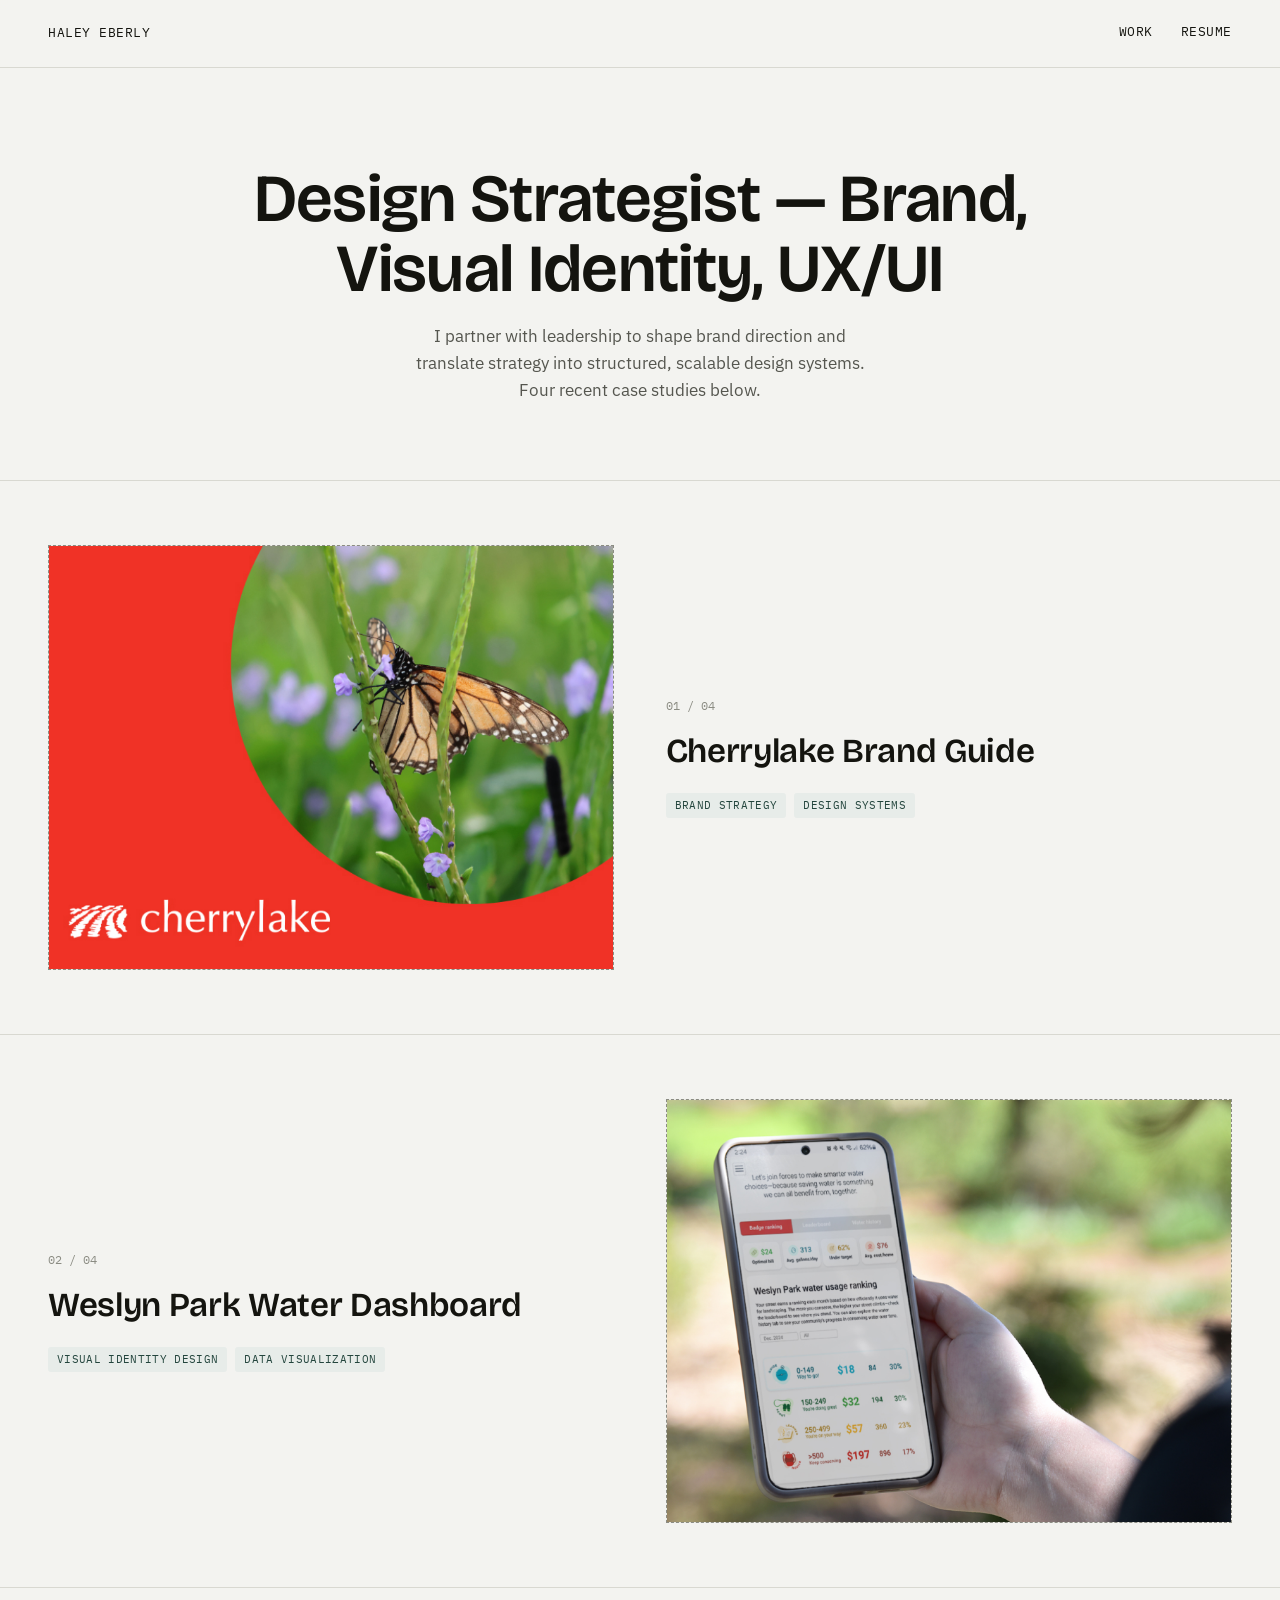
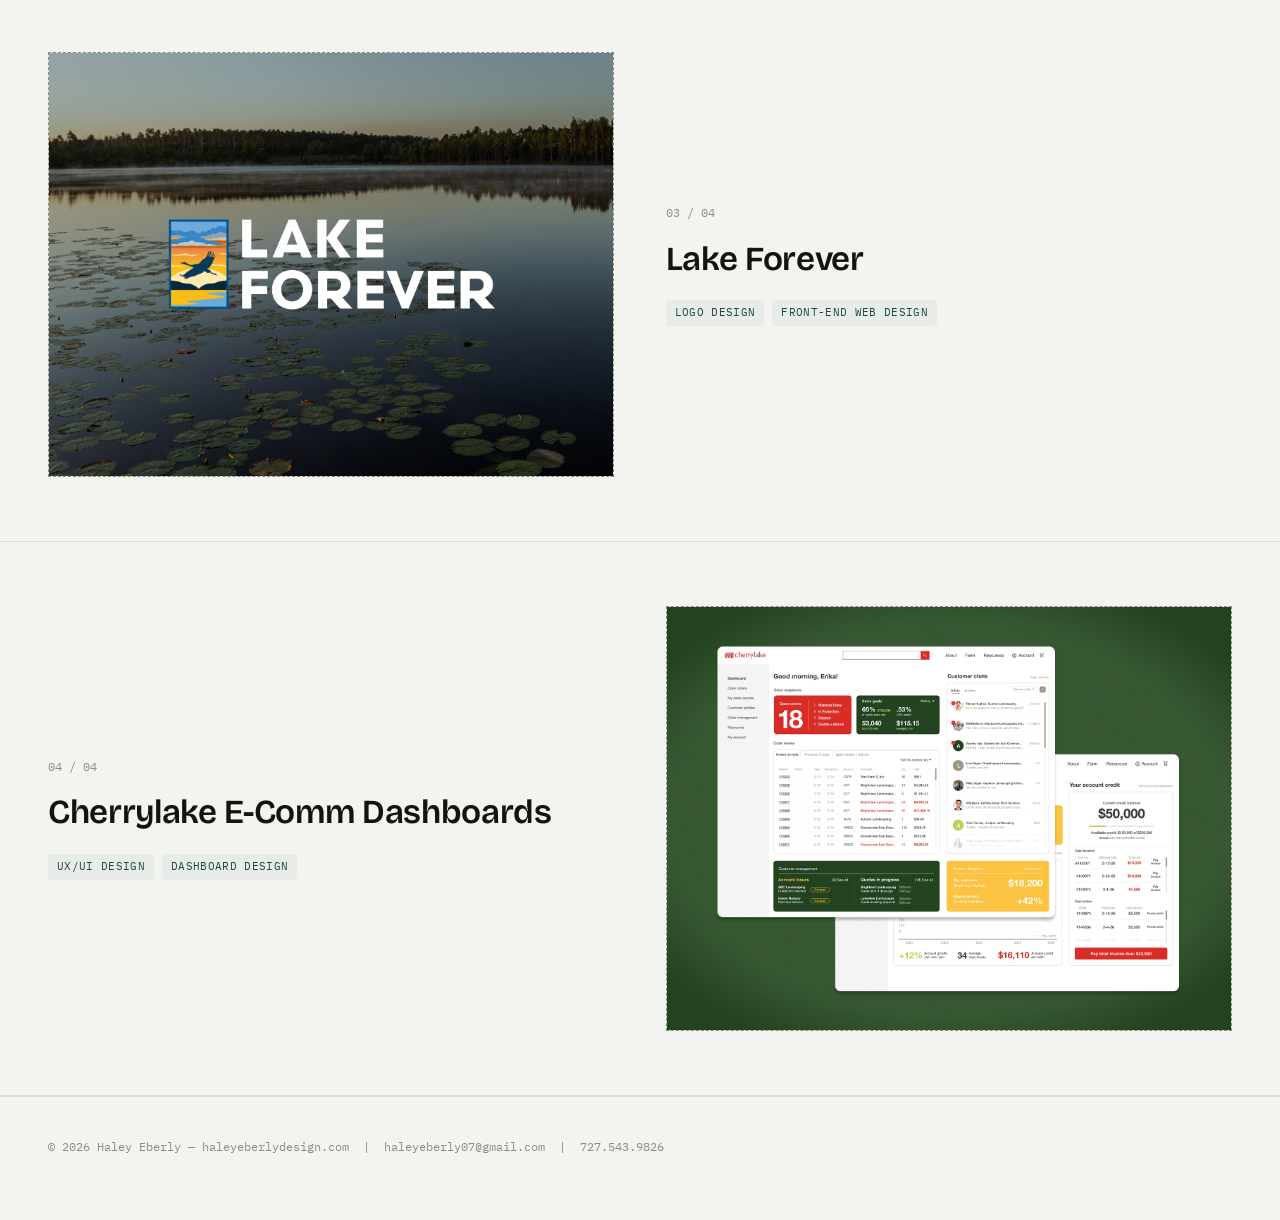
<file: index.html>
<!DOCTYPE html>
<html lang="en">
<head>
<meta charset="UTF-8">
<meta name="viewport" content="width=device-width, initial-scale=1.0">
<title>Haley Eberly — Portfolio</title>
<link rel="preconnect" href="https://fonts.googleapis.com">
<link rel="preconnect" href="https://fonts.gstatic.com" crossorigin>
<link href="https://fonts.googleapis.com/css2?family=Bricolage+Grotesque:opsz,wght@12..96,500;12..96,600;12..96,700&family=IBM+Plex+Sans:wght@400;500&family=IBM+Plex+Mono:wght@400;500&display=swap" rel="stylesheet">
<link rel="stylesheet" href="style.css">
</head>
<body>

<nav class="site-nav">
  <a href="index.html" class="site-nav__name">Haley Eberly</a>
  <div class="site-nav__links">
    <a href="index.html">Work</a>
    <a href="resume.pdf" target="_blank" rel="noopener">Resume</a>
  </div>
</nav>

<header class="hero">
  <h1>Design Strategist — Brand, Visual Identity, UX/UI</h1>
  <p>I partner with leadership to shape brand direction and translate strategy into structured, scalable design systems. Four recent case studies below.</p>
</header>

<main class="work-list">

  <a class="work-item" href="case-study-1.html">
    <div class="work-item__media">
      <img src="images/cherrylake-brand-guide-cover.jpg" alt="Cherrylake Brand Guide cover" loading="lazy">
    </div>
    <div class="work-item__body">
      <span class="work-item__index">01 / 04</span>
      <h2 class="work-item__title">Cherrylake Brand Guide</h2>
      <div class="work-item__tags">
        <span class="tag">Brand Strategy</span>
        <span class="tag">Design Systems</span>
      </div>
    </div>
  </a>

  <a class="work-item" href="case-study-2.html">
    <div class="work-item__media">
      <img src="images/weslyn-park-water-dashboard-cover.jpg" alt="Weslyn Park Water Dashboard cover" loading="lazy">
    </div>
    <div class="work-item__body">
      <span class="work-item__index">02 / 04</span>
      <h2 class="work-item__title">Weslyn Park Water Dashboard</h2>
      <div class="work-item__tags">
        <span class="tag">Visual Identity Design</span>
        <span class="tag">Data Visualization</span>
      </div>
    </div>
  </a>

  <a class="work-item" href="case-study-3.html">
    <div class="work-item__media">
      <img src="images/lake-forever-cover.jpg" alt="Lake Forever cover" loading="lazy">
    </div>
    <div class="work-item__body">
      <span class="work-item__index">03 / 04</span>
      <h2 class="work-item__title">Lake Forever</h2>
      <div class="work-item__tags">
        <span class="tag">Logo Design</span>
        <span class="tag">Front-End Web Design</span>
      </div>
    </div>
  </a>

  <a class="work-item" href="case-study-4.html">
    <div class="work-item__media">
      <img src="images/cherrylake-ecomm-dashboards-cover.jpg" alt="Cherrylake E-Comm Dashboards cover" loading="lazy">
    </div>
    <div class="work-item__body">
      <span class="work-item__index">04 / 04</span>
      <h2 class="work-item__title">Cherrylake E-Comm Dashboards</h2>
      <div class="work-item__tags">
        <span class="tag">UX/UI Design</span>
        <span class="tag">Dashboard Design</span>
      </div>
    </div>
  </a>

</main>

<footer class="site-footer">
  © <span id="year"></span> Haley Eberly — haleyeberlydesign.com &nbsp;|&nbsp; haleyeberly07@gmail.com &nbsp;|&nbsp; 727.543.9826
</footer>

<script>
  document.getElementById('year').textContent = new Date().getFullYear();
</script>

</body>
</html>
</file>
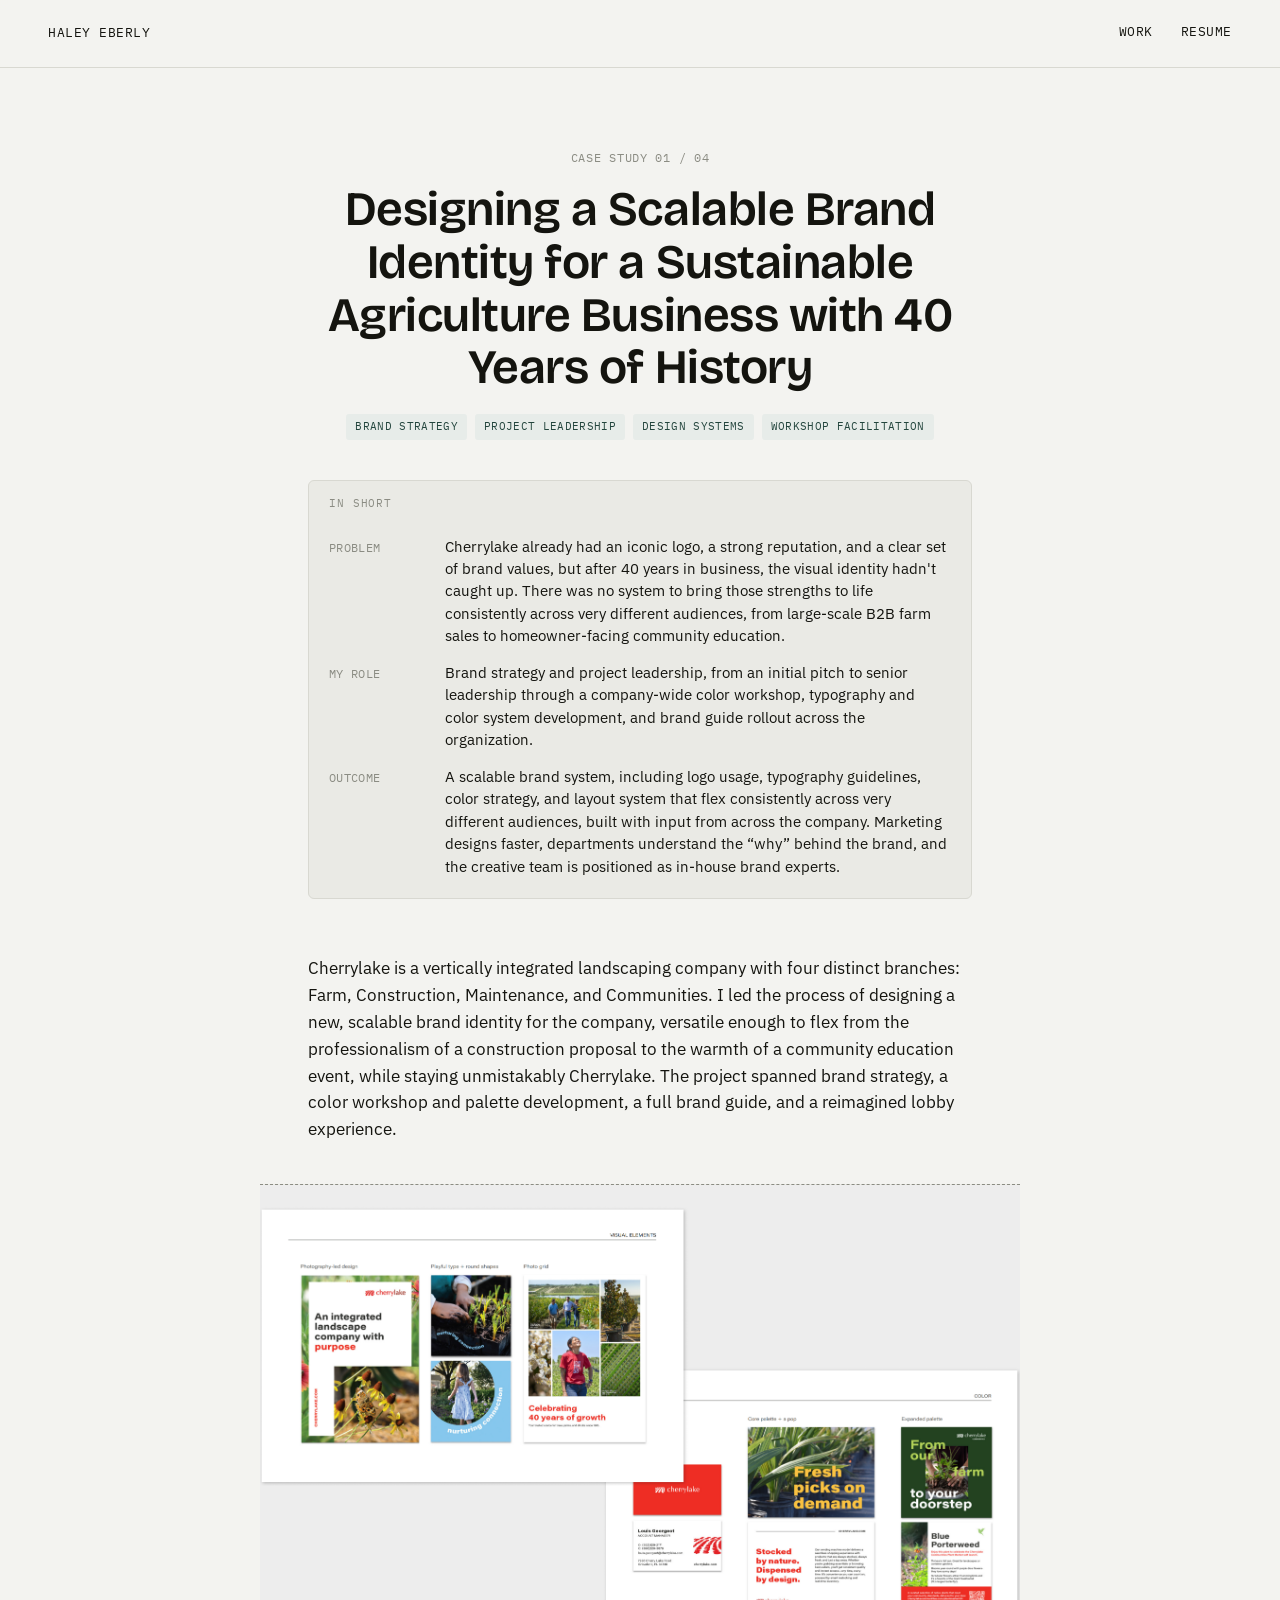
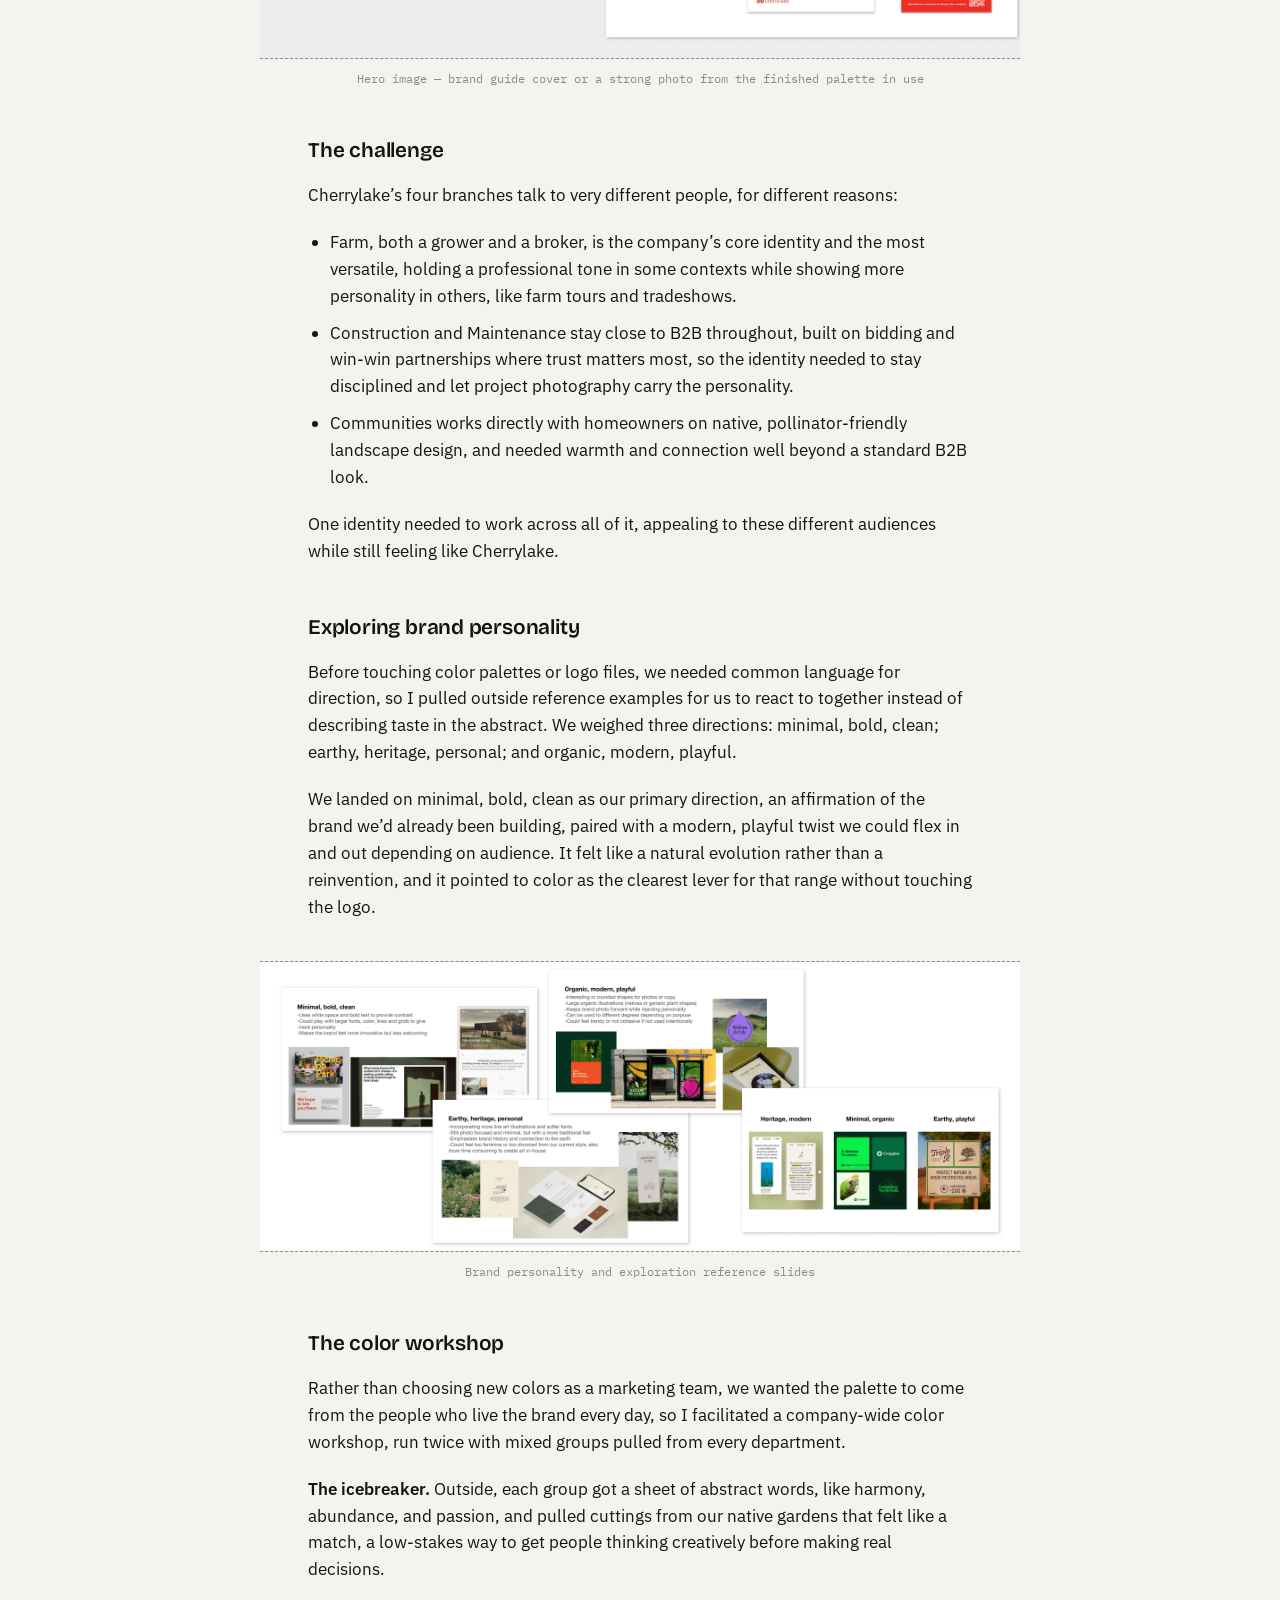
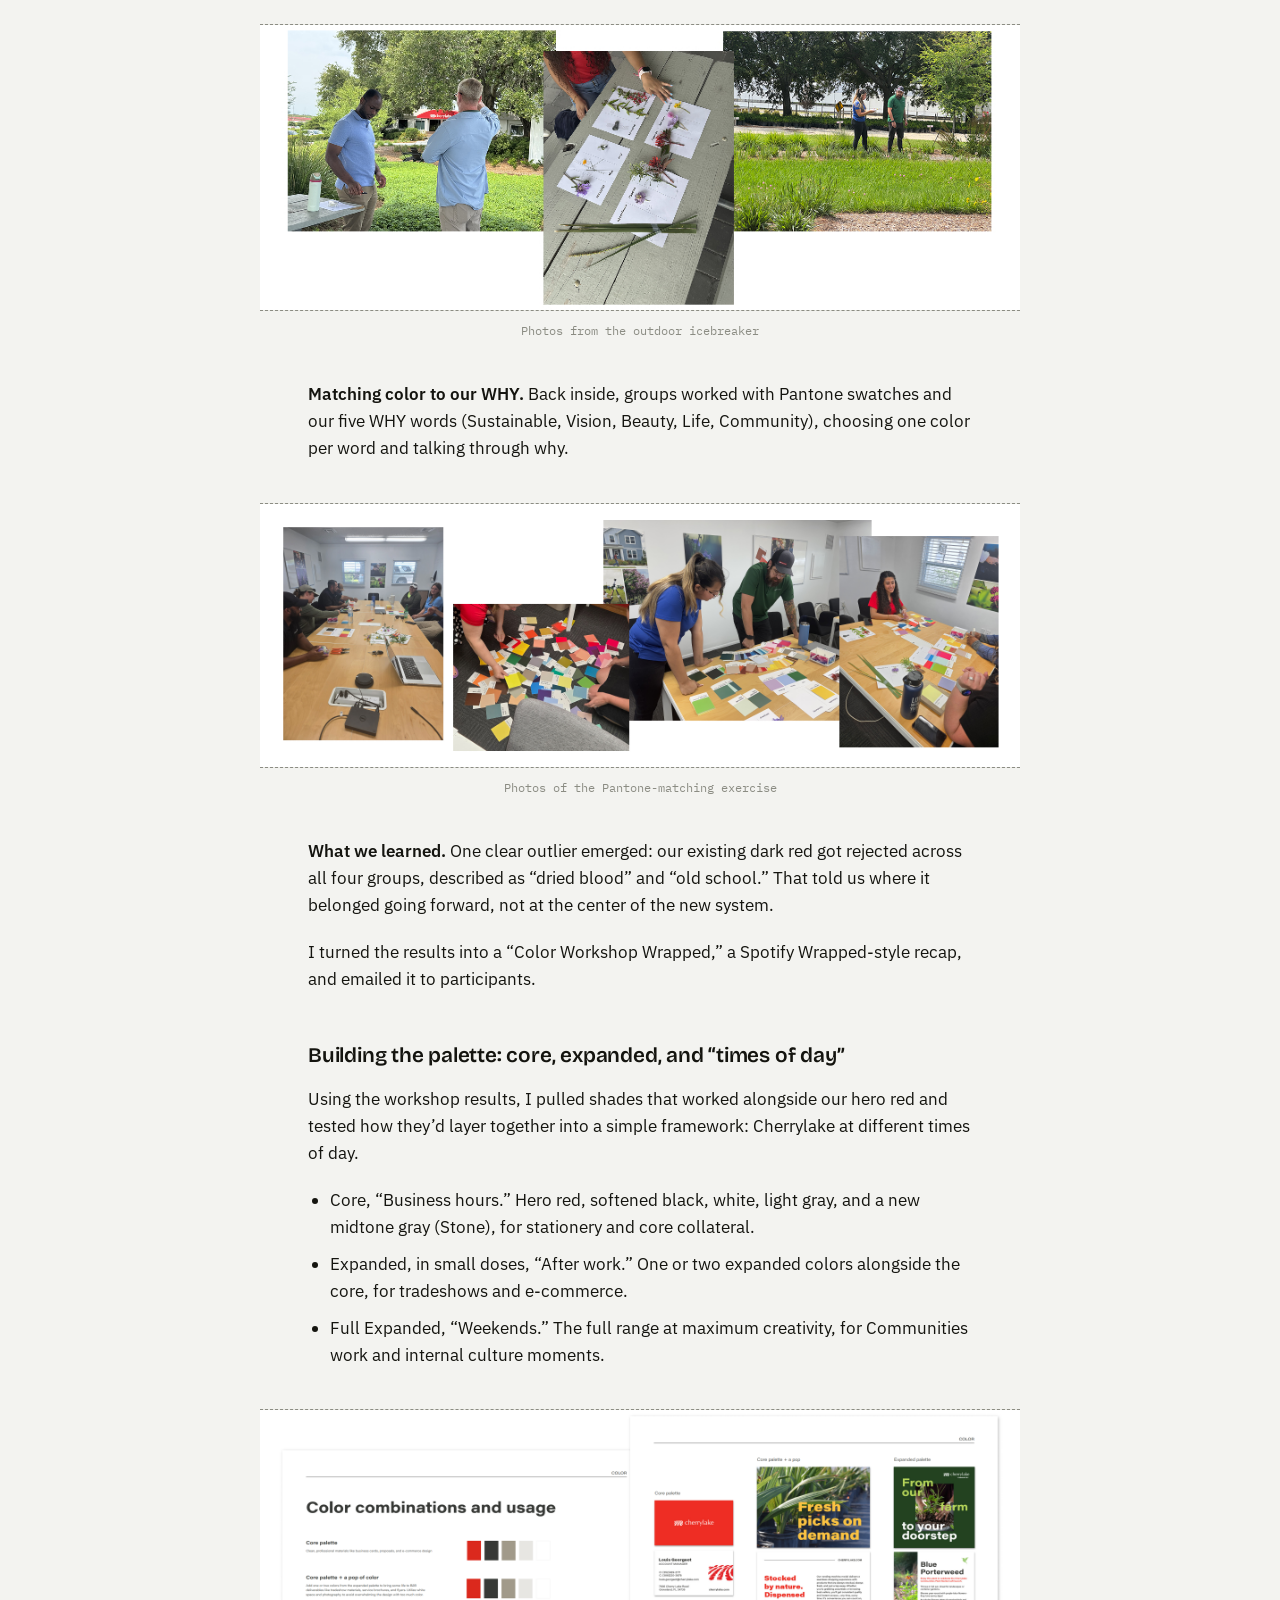
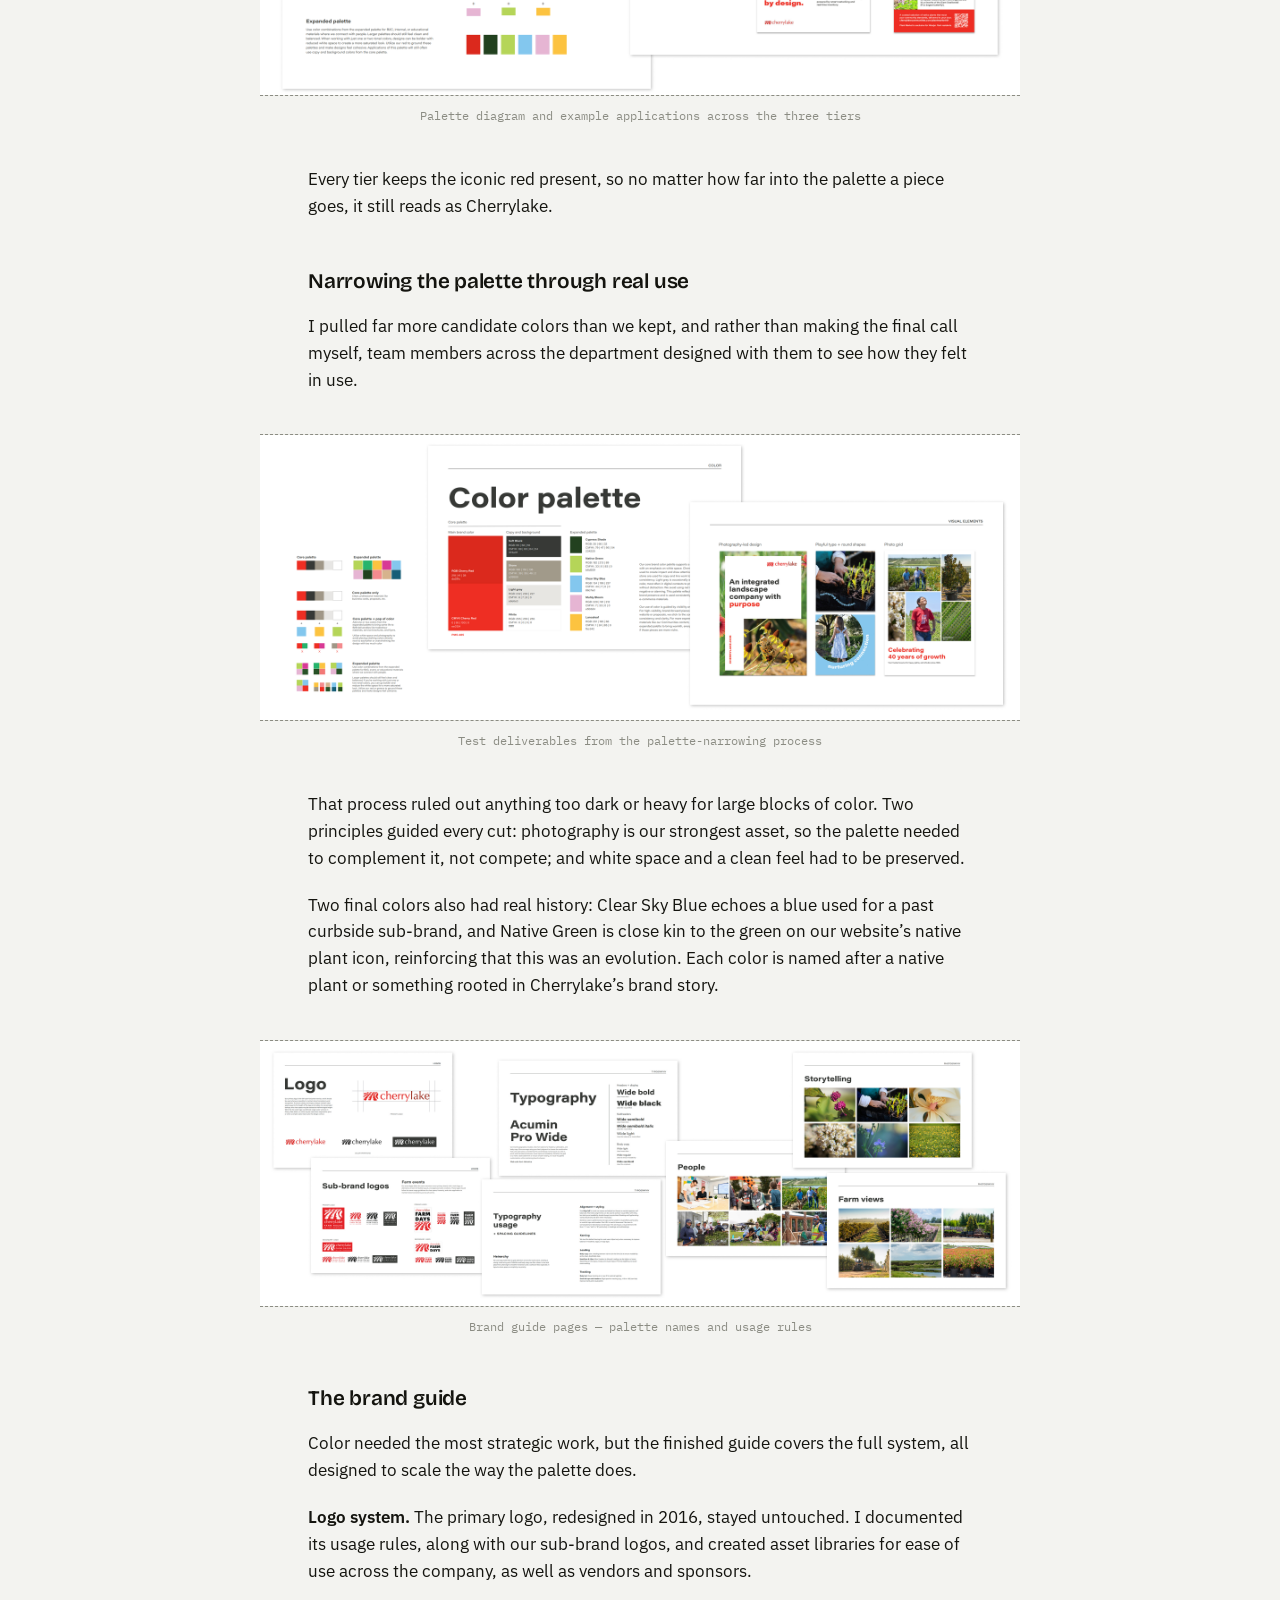
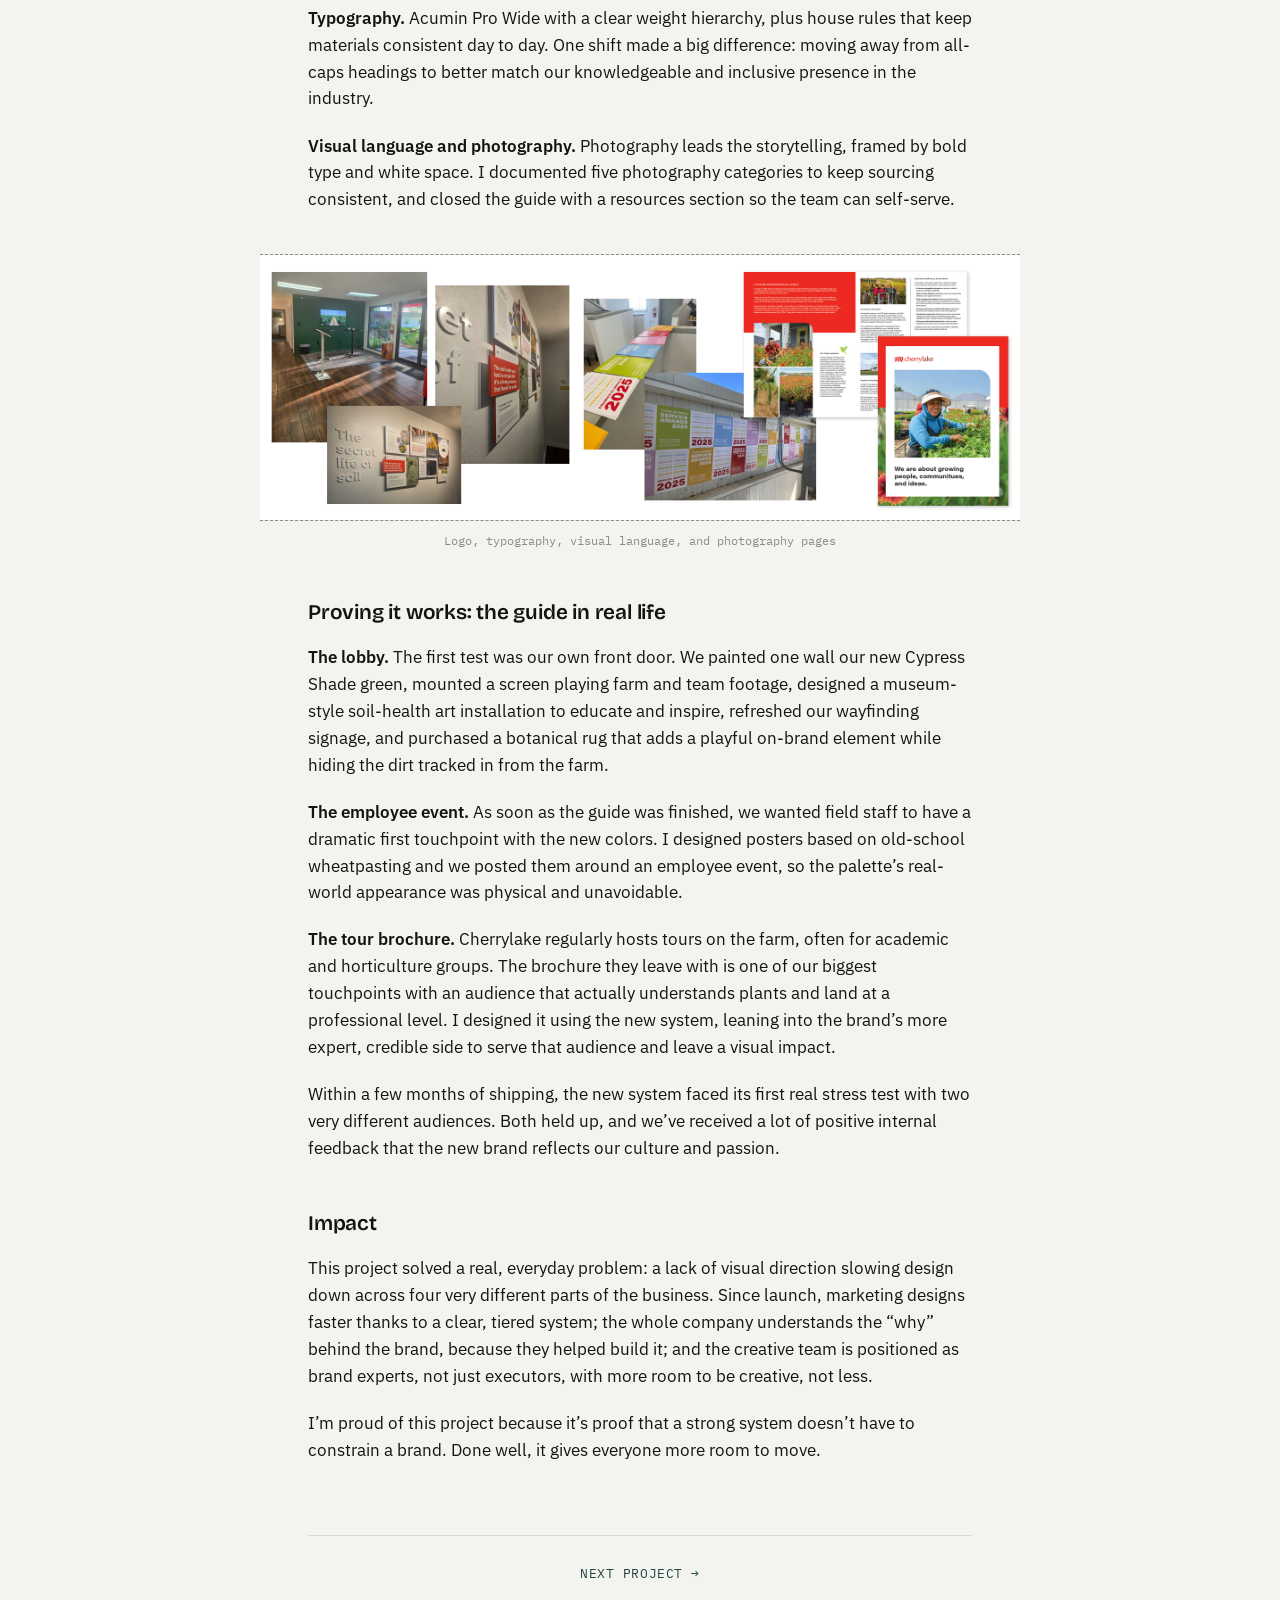
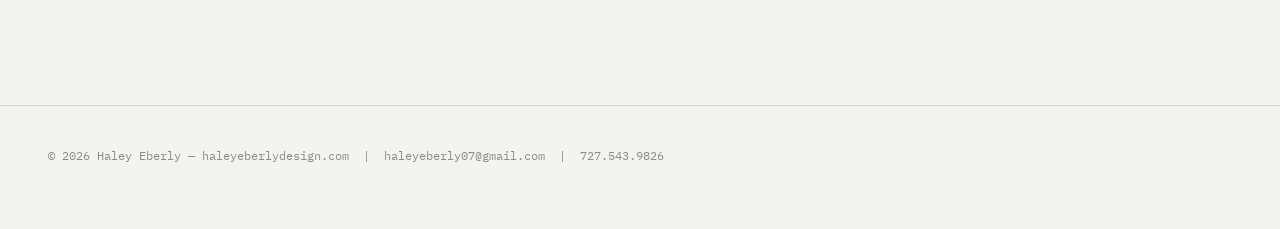
<file: case-study-1.html>
<!DOCTYPE html>
<html lang="en">
<head>
<meta charset="UTF-8">
<meta name="viewport" content="width=device-width, initial-scale=1.0">
<title>Cherrylake Brand Guide — Haley Eberly</title>
<link rel="preconnect" href="https://fonts.googleapis.com">
<link rel="preconnect" href="https://fonts.gstatic.com" crossorigin>
<link href="https://fonts.googleapis.com/css2?family=Bricolage+Grotesque:opsz,wght@12..96,500;12..96,600;12..96,700&family=IBM+Plex+Sans:wght@400;500&family=IBM+Plex+Mono:wght@400;500&display=swap" rel="stylesheet">
<link rel="stylesheet" href="style.css">
</head>
<body>

<nav class="site-nav">
  <a href="index.html" class="site-nav__name">Haley Eberly</a>
  <div class="site-nav__links">
    <a href="index.html">Work</a>
    <a href="resume.pdf" target="_blank" rel="noopener">Resume</a>
  </div>
</nav>

<main class="case-study">

  <p class="case-study__eyebrow">Case Study 01 / 04</p>
  <h1 class="case-study__title">Designing a Scalable Brand Identity for a Sustainable Agriculture Business with 40 Years of History</h1>

  <div class="case-study__tags">
    <span class="tag">Brand Strategy</span>
    <span class="tag">Project Leadership</span>
    <span class="tag">Design Systems</span>
    <span class="tag">Workshop Facilitation</span>
  </div>

  <div class="brief-card">
    <p class="brief-card__label">In short</p>
    <dl>
      <dt>Problem</dt><dd>Cherrylake already had an iconic logo, a strong reputation, and a clear set of brand values, but after 40 years in business, the visual identity hadn't caught up. There was no system to bring those strengths to life consistently across very different audiences, from large-scale B2B farm sales to homeowner-facing community education.</dd>
      <dt>My Role</dt><dd>Brand strategy and project leadership, from an initial pitch to senior leadership through a company-wide color workshop, typography and color system development, and brand guide rollout across the organization.</dd>
      <dt>Outcome</dt><dd>A scalable brand system, including logo usage, typography guidelines, color strategy, and layout system that flex consistently across very different audiences, built with input from across the company. Marketing designs faster, departments understand the “why” behind the brand, and the creative team is positioned as in-house brand experts.</dd>
    </dl>
  </div>

  <article class="case-study__body">
    <p>Cherrylake is a vertically integrated landscaping company with four distinct branches: Farm, Construction, Maintenance, and Communities. I led the process of designing a new, scalable brand identity for the company, versatile enough to flex from the professionalism of a construction proposal to the warmth of a community education event, while staying unmistakably Cherrylake. The project spanned brand strategy, a color workshop and palette development, a full brand guide, and a reimagined lobby experience.</p>
    <figure class="case-study__figure">
      <div class="work-item__media">
        <img src="images/cherrylake-brand-guide-01.jpg" alt="Cherrylake brand guide 01" loading="lazy">
      </div>
      <figcaption>Hero image — brand guide cover or a strong photo from the finished palette in use</figcaption>
    </figure>
    <h2>The challenge</h2>
    <p>Cherrylake’s four branches talk to very different people, for different reasons:</p>
    <ul>
      <li>Farm, both a grower and a broker, is the company’s core identity and the most versatile, holding a professional tone in some contexts while showing more personality in others, like farm tours and tradeshows.</li>
      <li>Construction and Maintenance stay close to B2B throughout, built on bidding and win-win partnerships where trust matters most, so the identity needed to stay disciplined and let project photography carry the personality.</li>
      <li>Communities works directly with homeowners on native, pollinator-friendly landscape design, and needed warmth and connection well beyond a standard B2B look.</li>
    </ul>
    <p>One identity needed to work across all of it, appealing to these different audiences while still feeling like Cherrylake.</p>
    <h2>Exploring brand personality</h2>
    <p>Before touching color palettes or logo files, we needed common language for direction, so I pulled outside reference examples for us to react to together instead of describing taste in the abstract. We weighed three directions: minimal, bold, clean; earthy, heritage, personal; and organic, modern, playful.</p>
    <p>We landed on minimal, bold, clean as our primary direction, an affirmation of the brand we’d already been building, paired with a modern, playful twist we could flex in and out depending on audience. It felt like a natural evolution rather than a reinvention, and it pointed to color as the clearest lever for that range without touching the logo.</p>
    <figure class="case-study__figure case-study__figure--banner">
      <div class="work-item__media">
        <img src="images/cherrylake-brand-guide-02.jpg" alt="Cherrylake brand guide 02" loading="lazy">
      </div>
      <figcaption>Brand personality and exploration reference slides</figcaption>
    </figure>
    <h2>The color workshop</h2>
    <p>Rather than choosing new colors as a marketing team, we wanted the palette to come from the people who live the brand every day, so I facilitated a company-wide color workshop, run twice with mixed groups pulled from every department.</p>
    <p><strong>The icebreaker.</strong> Outside, each group got a sheet of abstract words, like harmony, abundance, and passion, and pulled cuttings from our native gardens that felt like a match, a low-stakes way to get people thinking creatively before making real decisions.</p>
    <figure class="case-study__figure case-study__figure--banner">
      <div class="work-item__media">
        <img src="images/cherrylake-brand-guide-03.jpg" alt="Cherrylake brand guide 03" loading="lazy">
      </div>
      <figcaption>Photos from the outdoor icebreaker</figcaption>
    </figure>
    <p><strong>Matching color to our WHY.</strong> Back inside, groups worked with Pantone swatches and our five WHY words (Sustainable, Vision, Beauty, Life, Community), choosing one color per word and talking through why.</p>
    <figure class="case-study__figure case-study__figure--banner">
      <div class="work-item__media">
        <img src="images/cherrylake-brand-guide-04.jpg" alt="Cherrylake brand guide 04" loading="lazy">
      </div>
      <figcaption>Photos of the Pantone-matching exercise</figcaption>
    </figure>
    <p><strong>What we learned.</strong> One clear outlier emerged: our existing dark red got rejected across all four groups, described as “dried blood” and “old school.” That told us where it belonged going forward, not at the center of the new system.</p>
    <p>I turned the results into a “Color Workshop Wrapped,” a Spotify Wrapped-style recap, and emailed it to participants.</p>
    <h2>Building the palette: core, expanded, and “times of day”</h2>
    <p>Using the workshop results, I pulled shades that worked alongside our hero red and tested how they’d layer together into a simple framework: Cherrylake at different times of day.</p>
    <ul>
      <li>Core, “Business hours.” Hero red, softened black, white, light gray, and a new midtone gray (Stone), for stationery and core collateral.</li>
      <li>Expanded, in small doses, “After work.” One or two expanded colors alongside the core, for tradeshows and e-commerce.</li>
      <li>Full Expanded, “Weekends.” The full range at maximum creativity, for Communities work and internal culture moments.</li>
    </ul>
    <figure class="case-study__figure case-study__figure--banner">
      <div class="work-item__media">
        <img src="images/cherrylake-brand-guide-06.jpg" alt="Cherrylake brand guide 06" loading="lazy">
      </div>
      <figcaption>Palette diagram and example applications across the three tiers</figcaption>
    </figure>
    <p>Every tier keeps the iconic red present, so no matter how far into the palette a piece goes, it still reads as Cherrylake.</p>
    <h2>Narrowing the palette through real use</h2>
    <p>I pulled far more candidate colors than we kept, and rather than making the final call myself, team members across the department designed with them to see how they felt in use.</p>
    <figure class="case-study__figure case-study__figure--banner">
      <div class="work-item__media">
        <img src="images/cherrylake-brand-guide-07.jpg" alt="Cherrylake brand guide 07" loading="lazy">
      </div>
      <figcaption>Test deliverables from the palette-narrowing process</figcaption>
    </figure>
    <p>That process ruled out anything too dark or heavy for large blocks of color. Two principles guided every cut: photography is our strongest asset, so the palette needed to complement it, not compete; and white space and a clean feel had to be preserved.</p>
    <p>Two final colors also had real history: Clear Sky Blue echoes a blue used for a past curbside sub-brand, and Native Green is close kin to the green on our website’s native plant icon, reinforcing that this was an evolution. Each color is named after a native plant or something rooted in Cherrylake’s brand story.</p>
    <figure class="case-study__figure case-study__figure--banner">
      <div class="work-item__media">
        <img src="images/cherrylake-brand-guide-08.jpg" alt="Cherrylake brand guide 08" loading="lazy">
      </div>
      <figcaption>Brand guide pages — palette names and usage rules</figcaption>
    </figure>
    <h2>The brand guide</h2>
    <p>Color needed the most strategic work, but the finished guide covers the full system, all designed to scale the way the palette does.</p>
    <p><strong>Logo system.</strong> The primary logo, redesigned in 2016, stayed untouched. I documented its usage rules, along with our sub-brand logos, and created asset libraries for ease of use across the company, as well as vendors and sponsors.</p>
    <p><strong>Typography.</strong> Acumin Pro Wide with a clear weight hierarchy, plus house rules that keep materials consistent day to day. One shift made a big difference: moving away from all-caps headings to better match our knowledgeable and inclusive presence in the industry.</p>
    <p><strong>Visual language and photography.</strong> Photography leads the storytelling, framed by bold type and white space. I documented five photography categories to keep sourcing consistent, and closed the guide with a resources section so the team can self-serve.</p>
    <figure class="case-study__figure case-study__figure--banner">
      <div class="work-item__media">
        <img src="images/cherrylake-brand-guide-09.jpg" alt="Cherrylake brand guide 09" loading="lazy">
      </div>
      <figcaption>Logo, typography, visual language, and photography pages</figcaption>
    </figure>
    <h2>Proving it works: the guide in real life</h2>
    <p><strong>The lobby.</strong> The first test was our own front door. We painted one wall our new Cypress Shade green, mounted a screen playing farm and team footage, designed a museum-style soil-health art installation to educate and inspire, refreshed our wayfinding signage, and purchased a botanical rug that adds a playful on-brand element while hiding the dirt tracked in from the farm.</p>
    <p><strong>The employee event.</strong> As soon as the guide was finished, we wanted field staff to have a dramatic first touchpoint with the new colors. I designed posters based on old-school wheatpasting and we posted them around an employee event, so the palette’s real-world appearance was physical and unavoidable.</p>
    <p><strong>The tour brochure.</strong> Cherrylake regularly hosts tours on the farm, often for academic and horticulture groups. The brochure they leave with is one of our biggest touchpoints with an audience that actually understands plants and land at a professional level. I designed it using the new system, leaning into the brand’s more expert, credible side to serve that audience and leave a visual impact.</p>
    <p>Within a few months of shipping, the new system faced its first real stress test with two very different audiences. Both held up, and we’ve received a lot of positive internal feedback that the new brand reflects our culture and passion.</p>
    <h2>Impact</h2>
    <p>This project solved a real, everyday problem: a lack of visual direction slowing design down across four very different parts of the business. Since launch, marketing designs faster thanks to a clear, tiered system; the whole company understands the “why” behind the brand, because they helped build it; and the creative team is positioned as brand experts, not just executors, with more room to be creative, not less.</p>
    <p>I’m proud of this project because it’s proof that a strong system doesn’t have to constrain a brand. Done well, it gives everyone more room to move.</p>
  </article>

  <nav class="case-study__nav">
    <a href="case-study-2.html">Next project →</a>
  </nav>

</main>

<footer class="site-footer">
  © <span id="year"></span> Haley Eberly — haleyeberlydesign.com &nbsp;|&nbsp; haleyeberly07@gmail.com &nbsp;|&nbsp; 727.543.9826
</footer>

<script src="lightbox.js" defer></script>  
<script>
  document.getElementById('year').textContent = new Date().getFullYear();
</script>

</body>
</html>
</file>
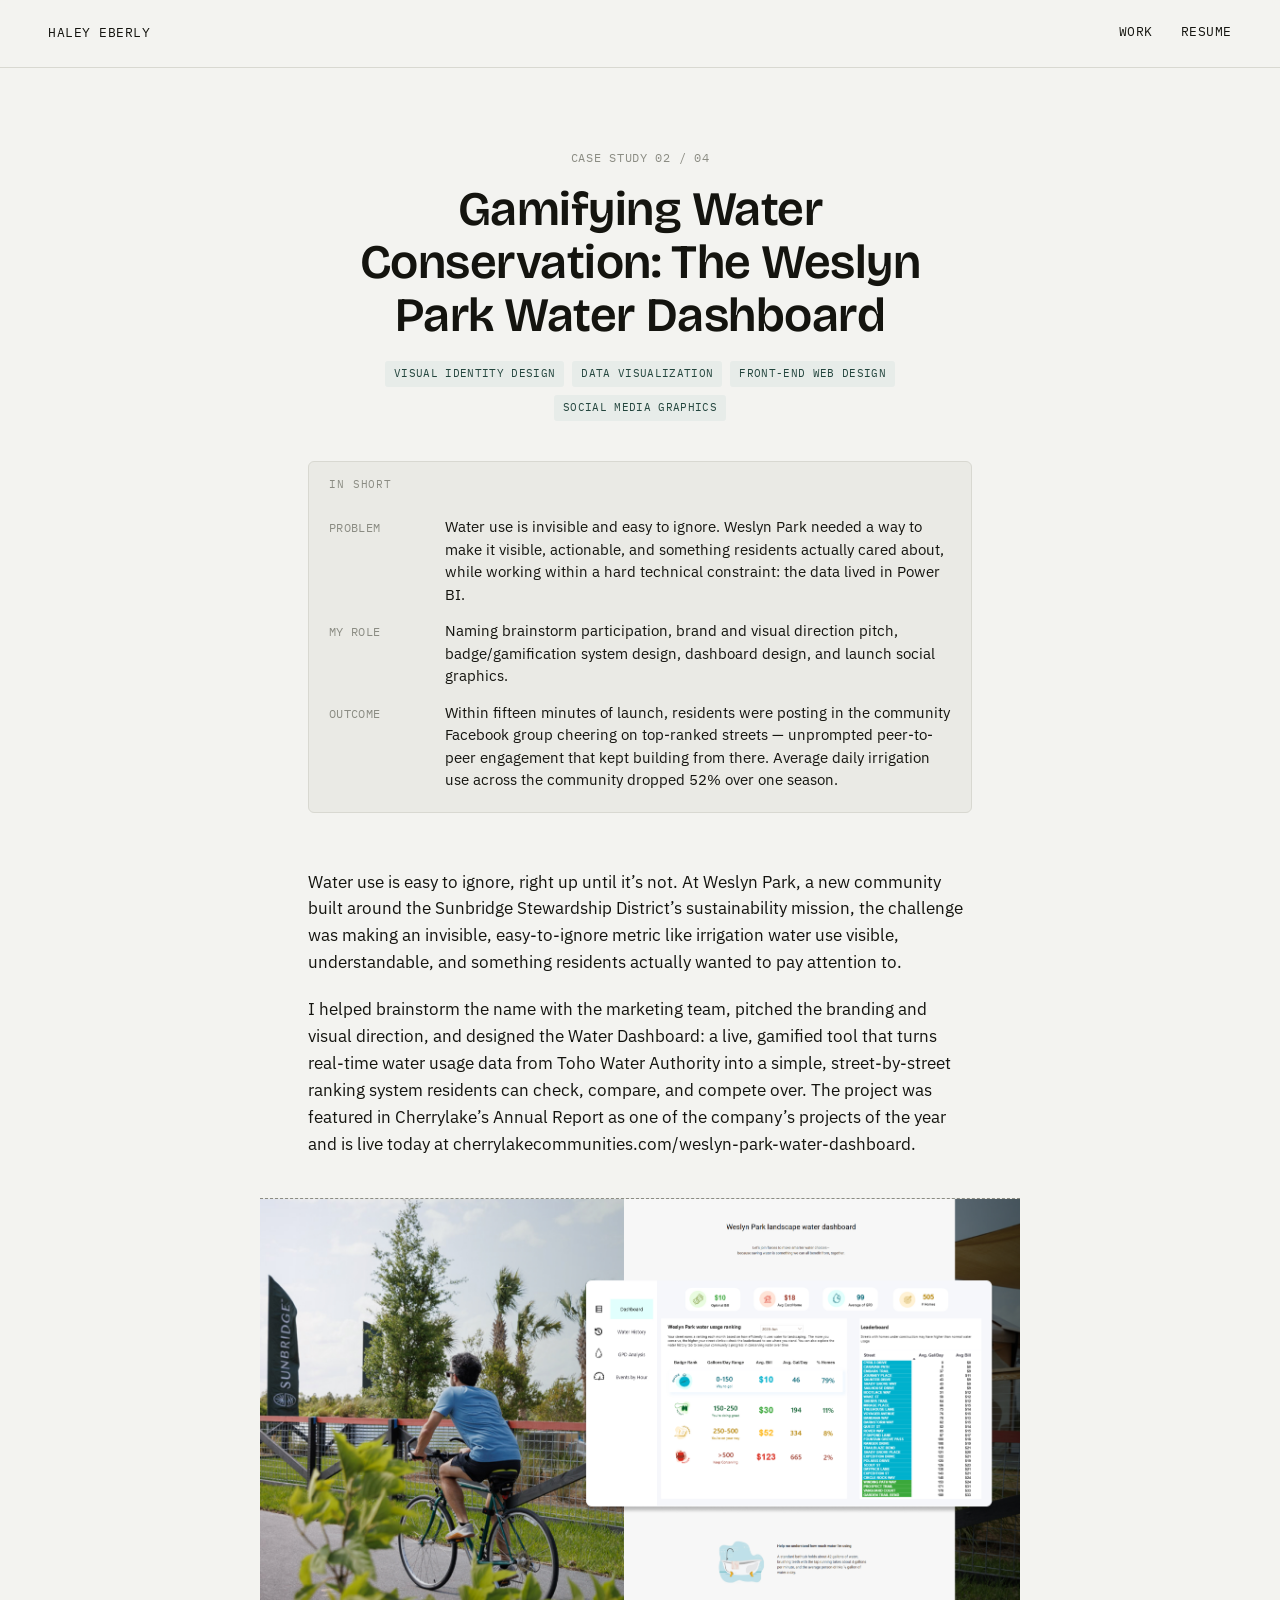
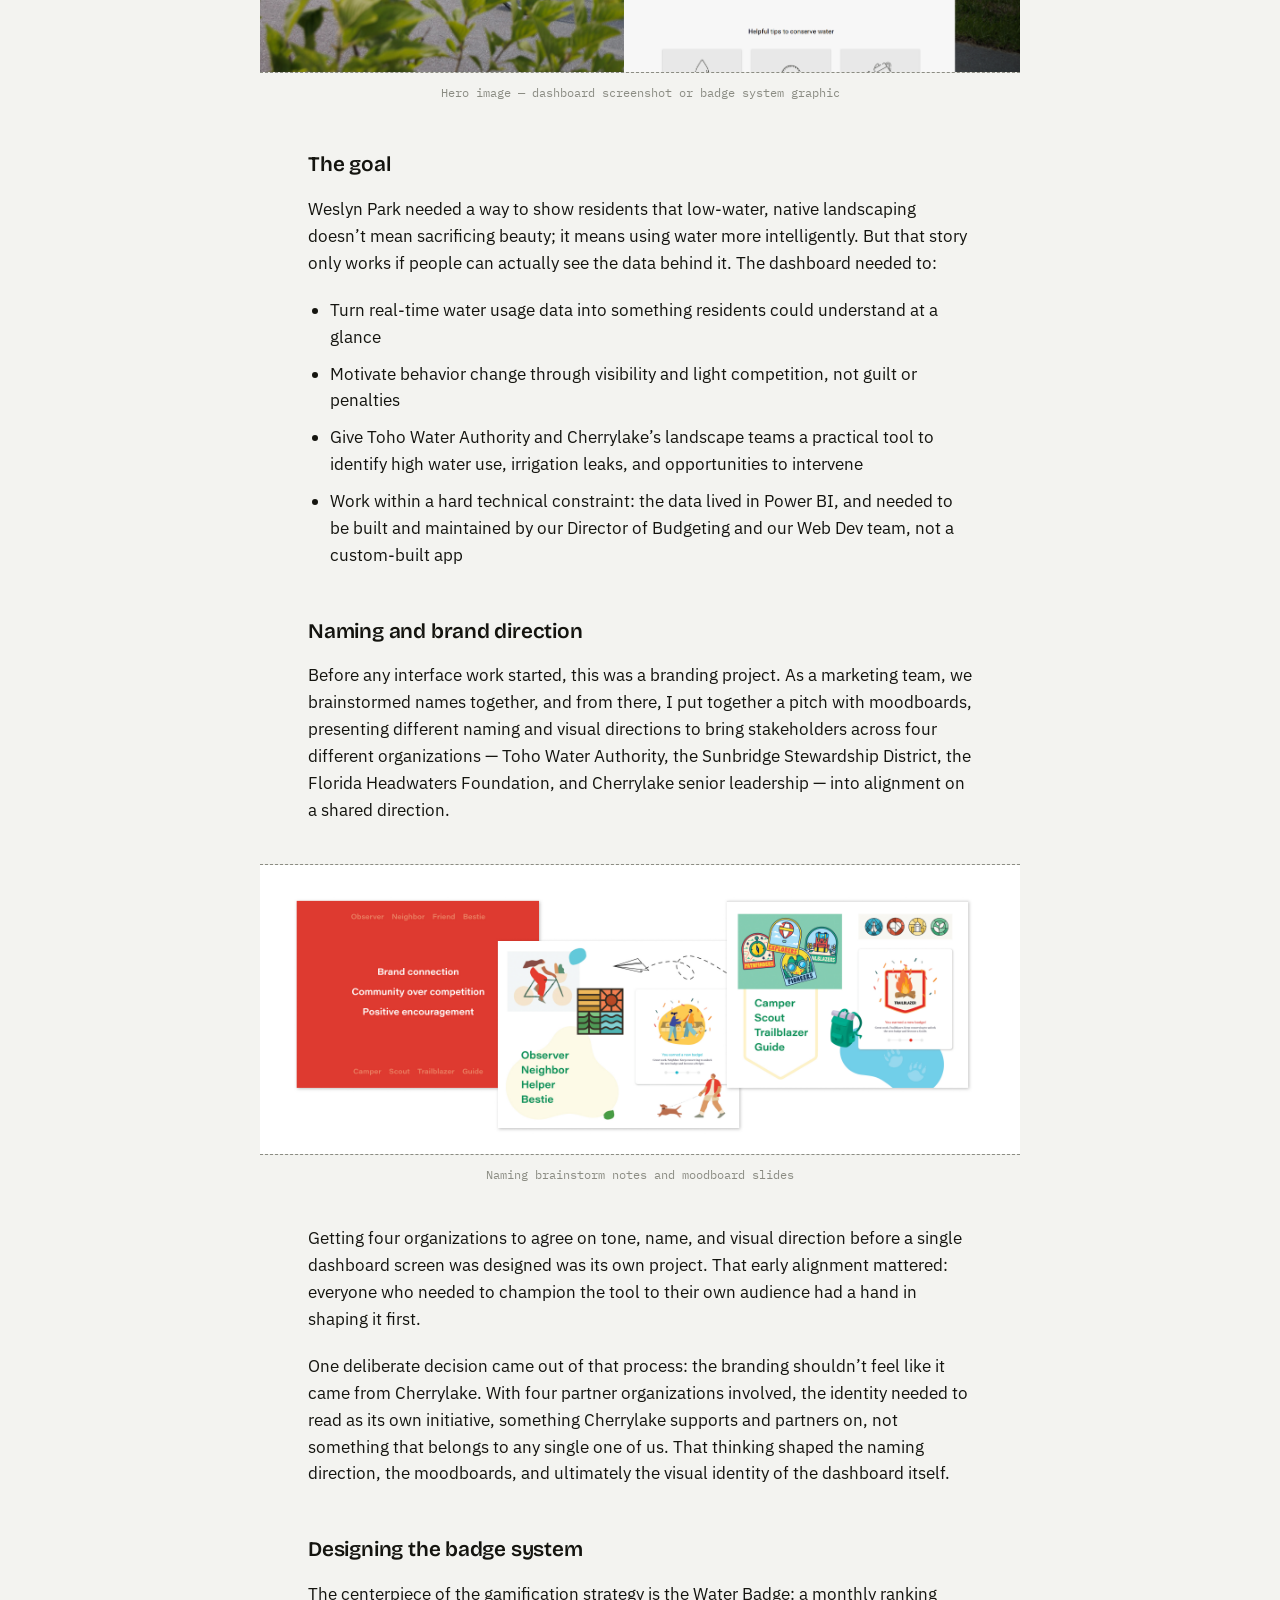
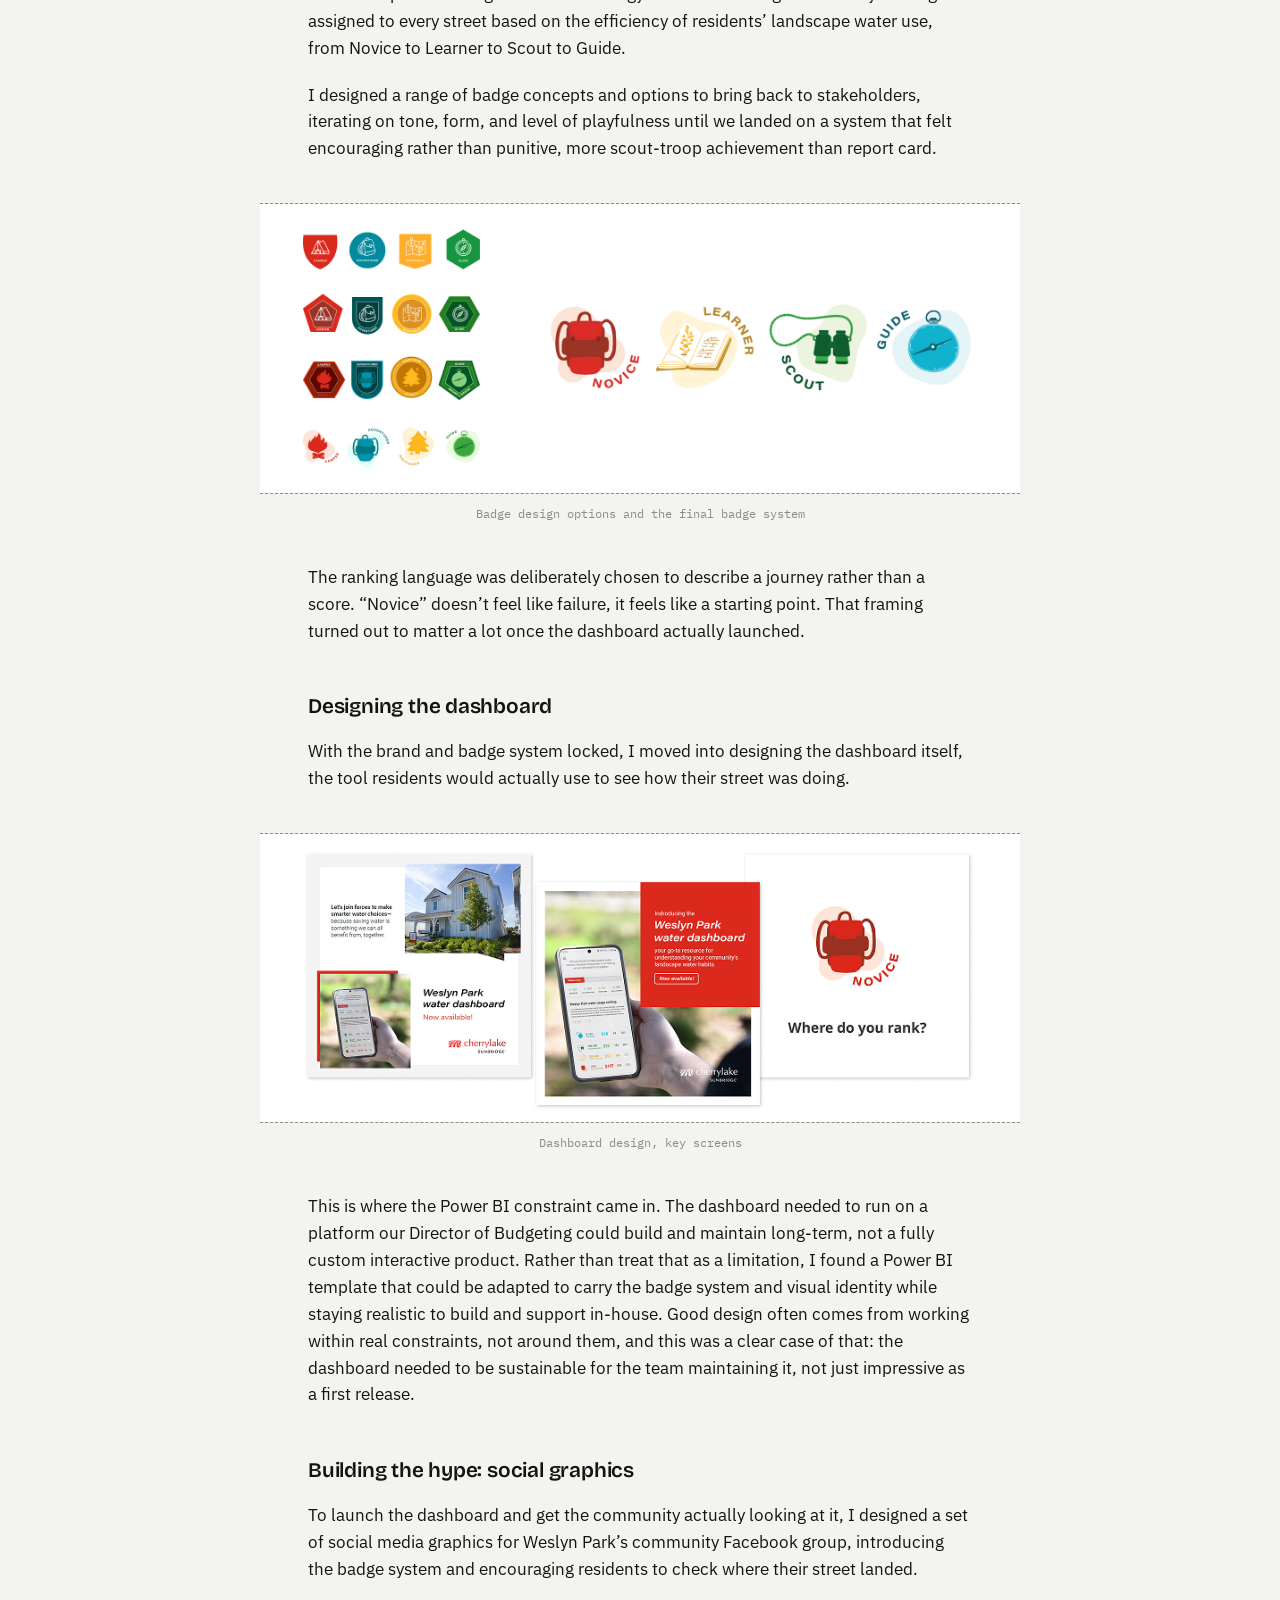
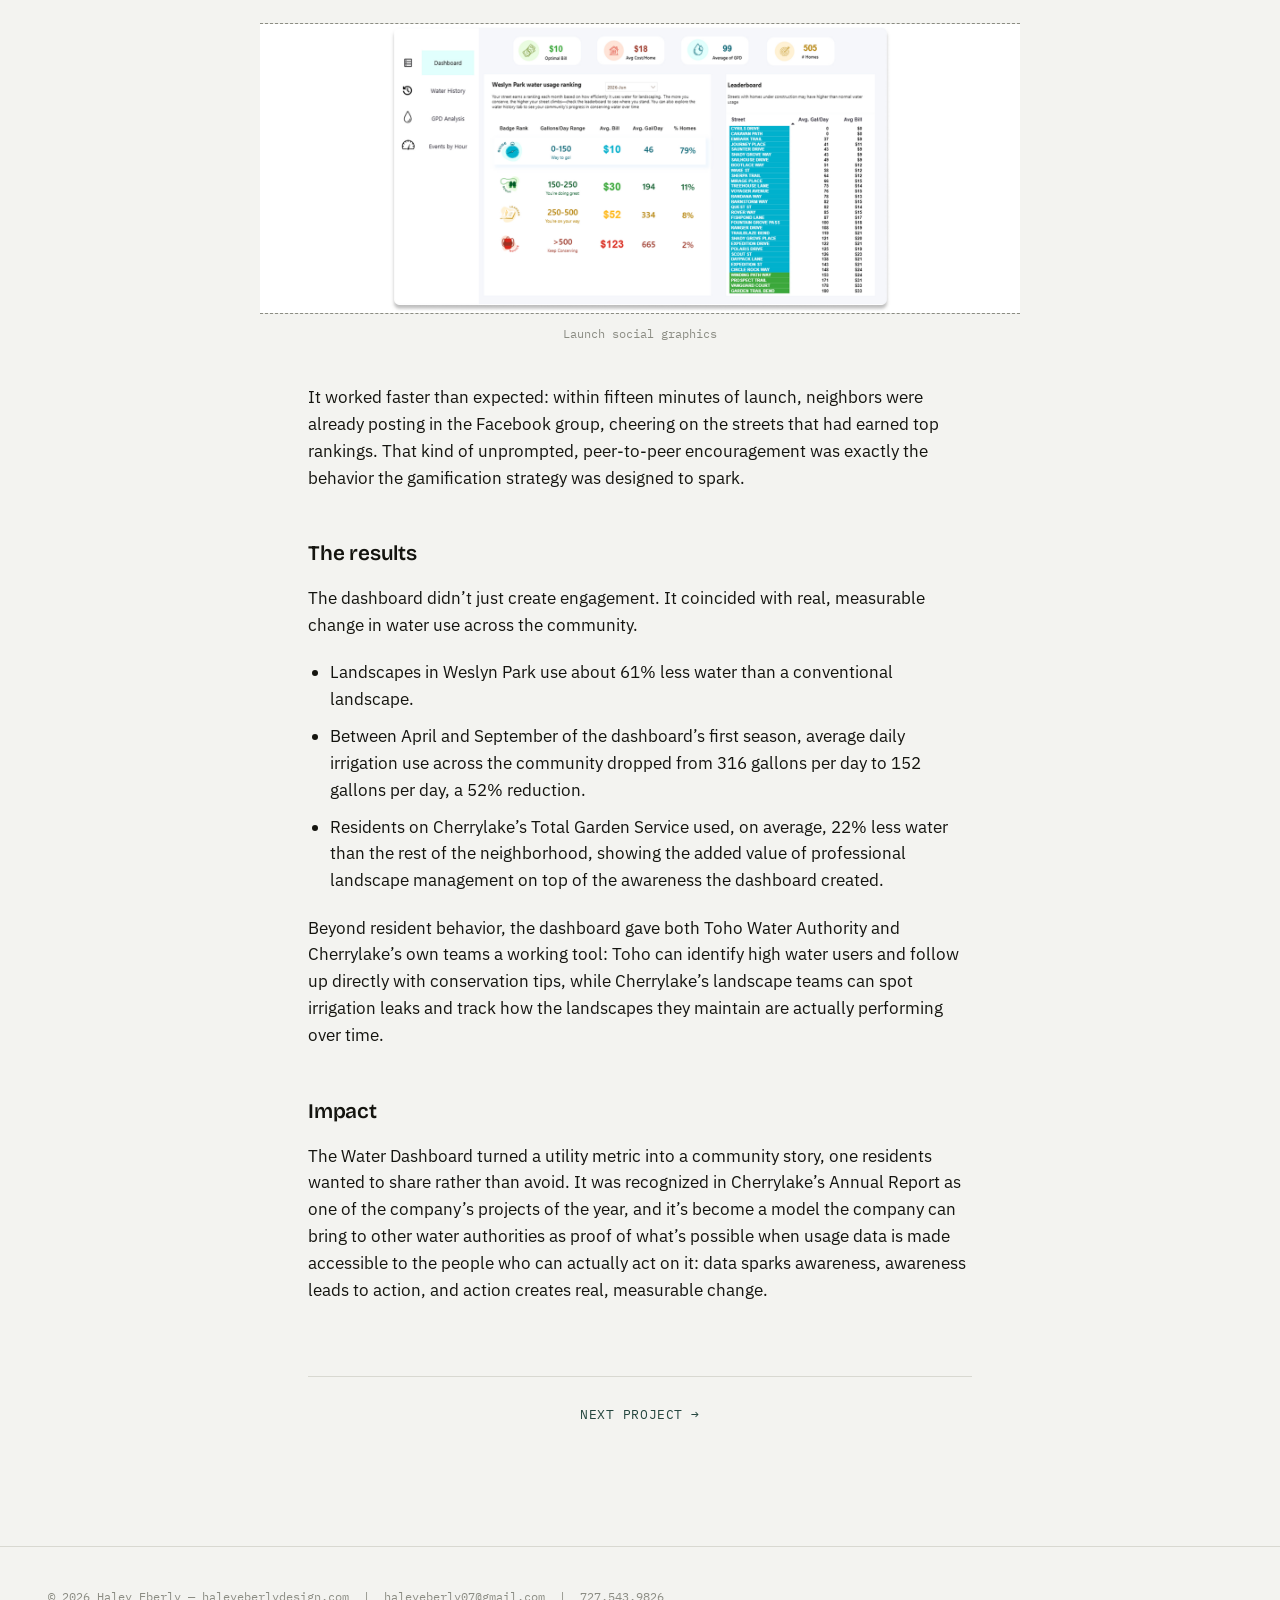
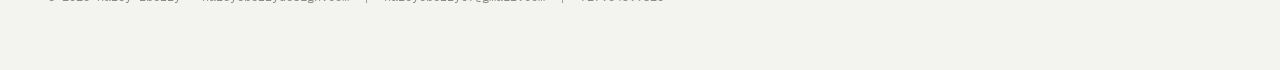
<file: case-study-2.html>
<!DOCTYPE html>
<html lang="en">
<head>
<meta charset="UTF-8">
<meta name="viewport" content="width=device-width, initial-scale=1.0">
<title>Weslyn Park Water Dashboard — Haley Eberly</title>
<link rel="preconnect" href="https://fonts.googleapis.com">
<link rel="preconnect" href="https://fonts.gstatic.com" crossorigin>
<link href="https://fonts.googleapis.com/css2?family=Bricolage+Grotesque:opsz,wght@12..96,500;12..96,600;12..96,700&family=IBM+Plex+Sans:wght@400;500&family=IBM+Plex+Mono:wght@400;500&display=swap" rel="stylesheet">
<link rel="stylesheet" href="style.css">
</head>
<body>

<nav class="site-nav">
  <a href="index.html" class="site-nav__name">Haley Eberly</a>
  <div class="site-nav__links">
    <a href="index.html">Work</a>
    <a href="resume.pdf" target="_blank" rel="noopener">Resume</a>
  </div>
</nav>

<main class="case-study">

  <p class="case-study__eyebrow">Case Study 02 / 04</p>
  <h1 class="case-study__title">Gamifying Water Conservation: The Weslyn Park Water Dashboard</h1>

  <div class="case-study__tags">
    <span class="tag">Visual Identity Design</span>
    <span class="tag">Data Visualization</span>
    <span class="tag">Front-End Web Design</span>
    <span class="tag">Social Media Graphics</span>
  </div>

  <div class="brief-card">
    <p class="brief-card__label">In short</p>
    <dl>
      <dt>Problem</dt><dd>Water use is invisible and easy to ignore. Weslyn Park needed a way to make it visible, actionable, and something residents actually cared about, while working within a hard technical constraint: the data lived in Power BI.</dd>
      <dt>My Role</dt><dd>Naming brainstorm participation, brand and visual direction pitch, badge/gamification system design, dashboard design, and launch social graphics.</dd>
      <dt>Outcome</dt><dd>Within fifteen minutes of launch, residents were posting in the community Facebook group cheering on top-ranked streets — unprompted peer-to-peer engagement that kept building from there. Average daily irrigation use across the community dropped 52% over one season.</dd>
    </dl>
  </div>

  <article class="case-study__body">
    <p>Water use is easy to ignore, right up until it’s not. At Weslyn Park, a new community built around the Sunbridge Stewardship District’s sustainability mission, the challenge was making an invisible, easy-to-ignore metric like irrigation water use visible, understandable, and something residents actually wanted to pay attention to.</p>
    <p>I helped brainstorm the name with the marketing team, pitched the branding and visual direction, and designed the Water Dashboard: a live, gamified tool that turns real-time water usage data from Toho Water Authority into a simple, street-by-street ranking system residents can check, compare, and compete over. The project was featured in Cherrylake’s Annual Report as one of the company’s projects of the year and is live today at cherrylakecommunities.com/weslyn-park-water-dashboard.</p>
    <figure class="case-study__figure">
      <div class="work-item__media">
        <img src="images/weslyn-park-water-dashboard-01.jpg" alt="Weslyn park water dashboard 01" loading="lazy">
      </div>
      <figcaption>Hero image — dashboard screenshot or badge system graphic</figcaption>
    </figure>
    <h2>The goal</h2>
    <p>Weslyn Park needed a way to show residents that low-water, native landscaping doesn’t mean sacrificing beauty; it means using water more intelligently. But that story only works if people can actually see the data behind it. The dashboard needed to:</p>
    <ul>
      <li>Turn real-time water usage data into something residents could understand at a glance</li>
      <li>Motivate behavior change through visibility and light competition, not guilt or penalties</li>
      <li>Give Toho Water Authority and Cherrylake’s landscape teams a practical tool to identify high water use, irrigation leaks, and opportunities to intervene</li>
      <li>Work within a hard technical constraint: the data lived in Power BI, and needed to be built and maintained by our Director of Budgeting and our Web Dev team, not a custom-built app</li>
    </ul>
    <h2>Naming and brand direction</h2>
    <p>Before any interface work started, this was a branding project. As a marketing team, we brainstormed names together, and from there, I put together a pitch with moodboards, presenting different naming and visual directions to bring stakeholders across four different organizations — Toho Water Authority, the Sunbridge Stewardship District, the Florida Headwaters Foundation, and Cherrylake senior leadership — into alignment on a shared direction.</p>
    <figure class="case-study__figure case-study__figure--banner">
      <div class="work-item__media">
        <img src="images/weslyn-park-water-dashboard-02.jpg" alt="Weslyn park water dashboard 02" loading="lazy">
      </div>
      <figcaption>Naming brainstorm notes and moodboard slides</figcaption>
    </figure>
    <p>Getting four organizations to agree on tone, name, and visual direction before a single dashboard screen was designed was its own project. That early alignment mattered: everyone who needed to champion the tool to their own audience had a hand in shaping it first.</p>
    <p>One deliberate decision came out of that process: the branding shouldn’t feel like it came from Cherrylake. With four partner organizations involved, the identity needed to read as its own initiative, something Cherrylake supports and partners on, not something that belongs to any single one of us. That thinking shaped the naming direction, the moodboards, and ultimately the visual identity of the dashboard itself.</p>
    <h2>Designing the badge system</h2>
    <p>The centerpiece of the gamification strategy is the Water Badge: a monthly ranking assigned to every street based on the efficiency of residents’ landscape water use, from Novice to Learner to Scout to Guide.</p>
    <p>I designed a range of badge concepts and options to bring back to stakeholders, iterating on tone, form, and level of playfulness until we landed on a system that felt encouraging rather than punitive, more scout-troop achievement than report card.</p>
    <figure class="case-study__figure case-study__figure--banner">
      <div class="work-item__media">
        <img src="images/weslyn-park-water-dashboard-03.jpg" alt="Weslyn park water dashboard 03" loading="lazy">
      </div>
      <figcaption>Badge design options and the final badge system</figcaption>
    </figure>
    <p>The ranking language was deliberately chosen to describe a journey rather than a score. “Novice” doesn’t feel like failure, it feels like a starting point. That framing turned out to matter a lot once the dashboard actually launched.</p>
    <h2>Designing the dashboard</h2>
    <p>With the brand and badge system locked, I moved into designing the dashboard itself, the tool residents would actually use to see how their street was doing.</p>
    <figure class="case-study__figure case-study__figure--banner">
      <div class="work-item__media">
        <img src="images/weslyn-park-water-dashboard-04.jpg" alt="Weslyn park water dashboard 04" loading="lazy">
      </div>
      <figcaption>Dashboard design, key screens</figcaption>
    </figure>
    <p>This is where the Power BI constraint came in. The dashboard needed to run on a platform our Director of Budgeting could build and maintain long-term, not a fully custom interactive product. Rather than treat that as a limitation, I found a Power BI template that could be adapted to carry the badge system and visual identity while staying realistic to build and support in-house. Good design often comes from working within real constraints, not around them, and this was a clear case of that: the dashboard needed to be sustainable for the team maintaining it, not just impressive as a first release.</p>
    <h2>Building the hype: social graphics</h2>
    <p>To launch the dashboard and get the community actually looking at it, I designed a set of social media graphics for Weslyn Park’s community Facebook group, introducing the badge system and encouraging residents to check where their street landed.</p>
    <figure class="case-study__figure case-study__figure--banner">
      <div class="work-item__media">
        <img src="images/weslyn-park-water-dashboard-05.jpg" alt="Weslyn park water dashboard 05" loading="lazy">
      </div>
      <figcaption>Launch social graphics</figcaption>
    </figure>
    <p>It worked faster than expected: within fifteen minutes of launch, neighbors were already posting in the Facebook group, cheering on the streets that had earned top rankings. That kind of unprompted, peer-to-peer encouragement was exactly the behavior the gamification strategy was designed to spark.</p>
    <h2>The results</h2>
    <p>The dashboard didn’t just create engagement. It coincided with real, measurable change in water use across the community.</p>
    <ul>
      <li>Landscapes in Weslyn Park use about 61% less water than a conventional landscape.</li>
      <li>Between April and September of the dashboard’s first season, average daily irrigation use across the community dropped from 316 gallons per day to 152 gallons per day, a 52% reduction.</li>
      <li>Residents on Cherrylake’s Total Garden Service used, on average, 22% less water than the rest of the neighborhood, showing the added value of professional landscape management on top of the awareness the dashboard created.</li>
    </ul>
    <p>Beyond resident behavior, the dashboard gave both Toho Water Authority and Cherrylake’s own teams a working tool: Toho can identify high water users and follow up directly with conservation tips, while Cherrylake’s landscape teams can spot irrigation leaks and track how the landscapes they maintain are actually performing over time.</p>
    <h2>Impact</h2>
    <p>The Water Dashboard turned a utility metric into a community story, one residents wanted to share rather than avoid. It was recognized in Cherrylake’s Annual Report as one of the company’s projects of the year, and it’s become a model the company can bring to other water authorities as proof of what’s possible when usage data is made accessible to the people who can actually act on it: data sparks awareness, awareness leads to action, and action creates real, measurable change.</p>
  </article>

  <nav class="case-study__nav">
    <a href="case-study-3.html">Next project →</a>
  </nav>

</main>

<footer class="site-footer">
  © <span id="year"></span> Haley Eberly — haleyeberlydesign.com &nbsp;|&nbsp; haleyeberly07@gmail.com &nbsp;|&nbsp; 727.543.9826
</footer>

<script src="lightbox.js" defer></script>    
<script>
  document.getElementById('year').textContent = new Date().getFullYear();
</script>

</body>
</html>
</file>
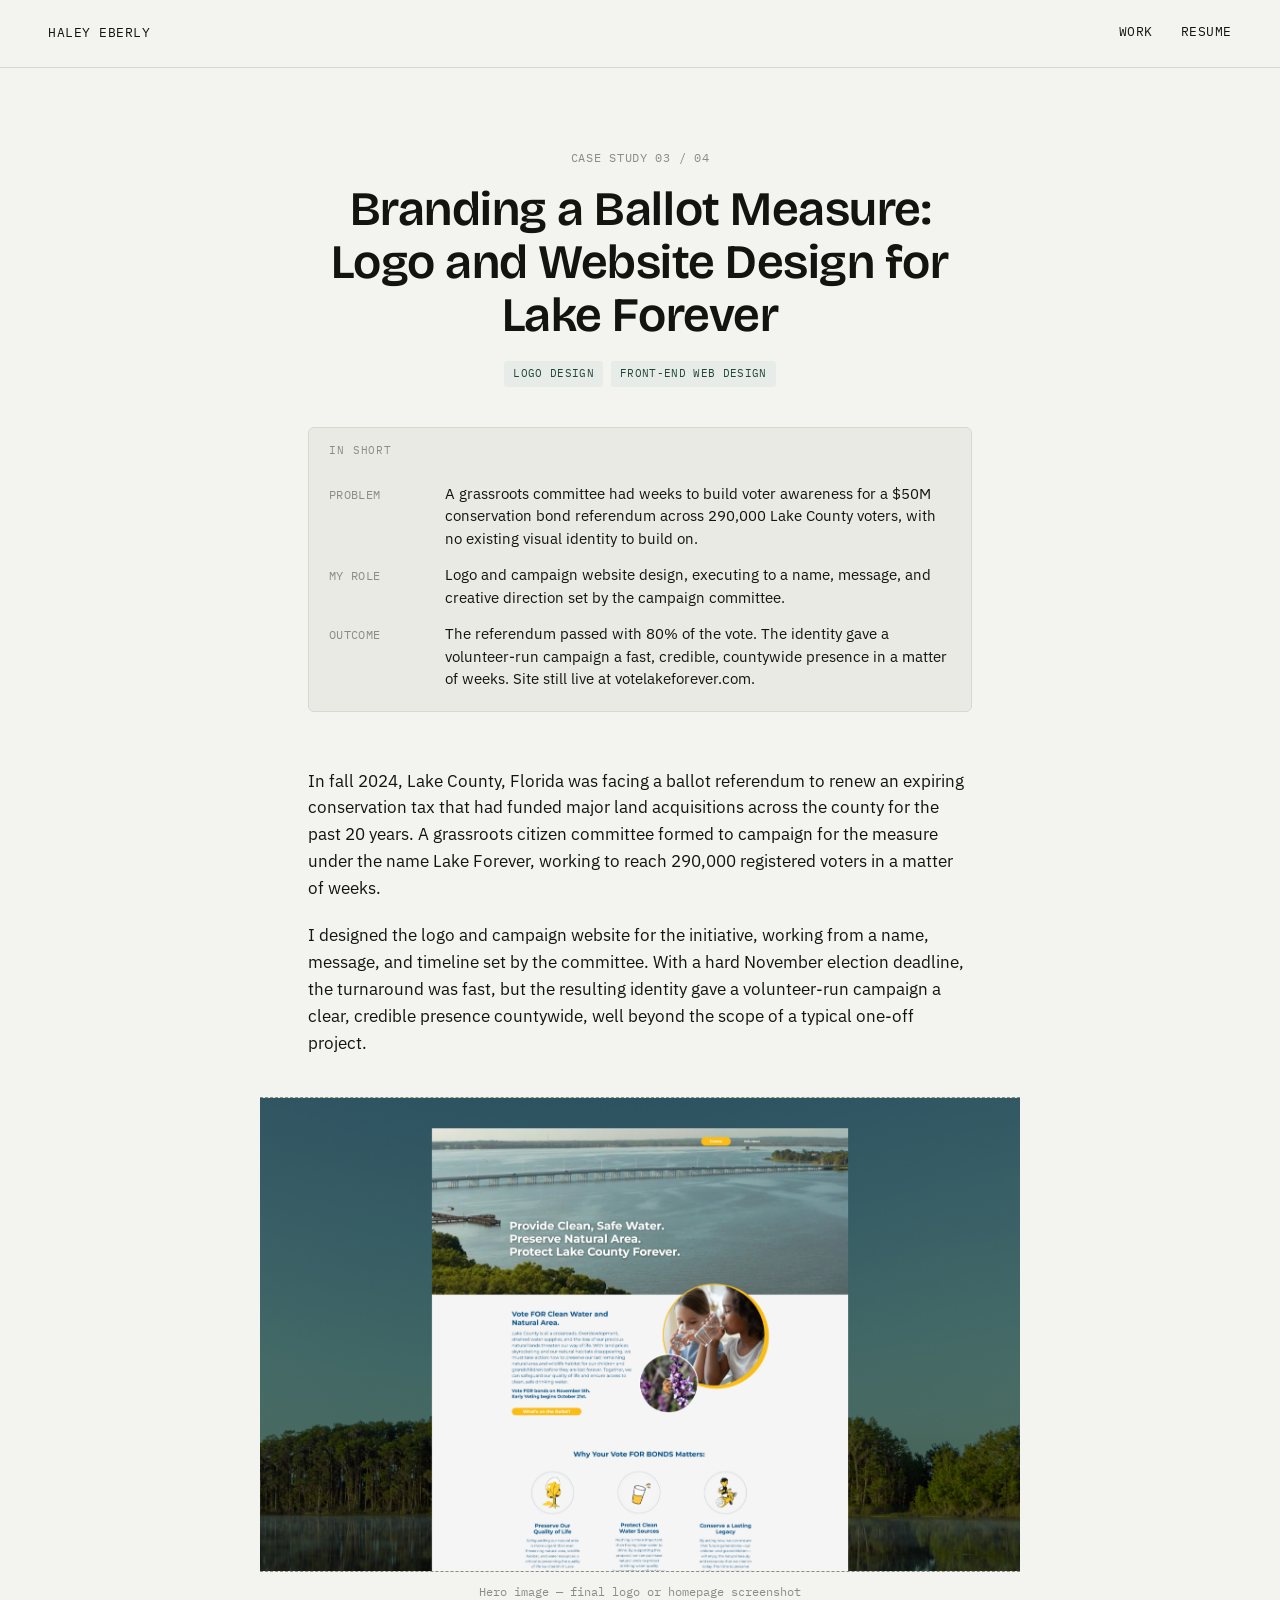
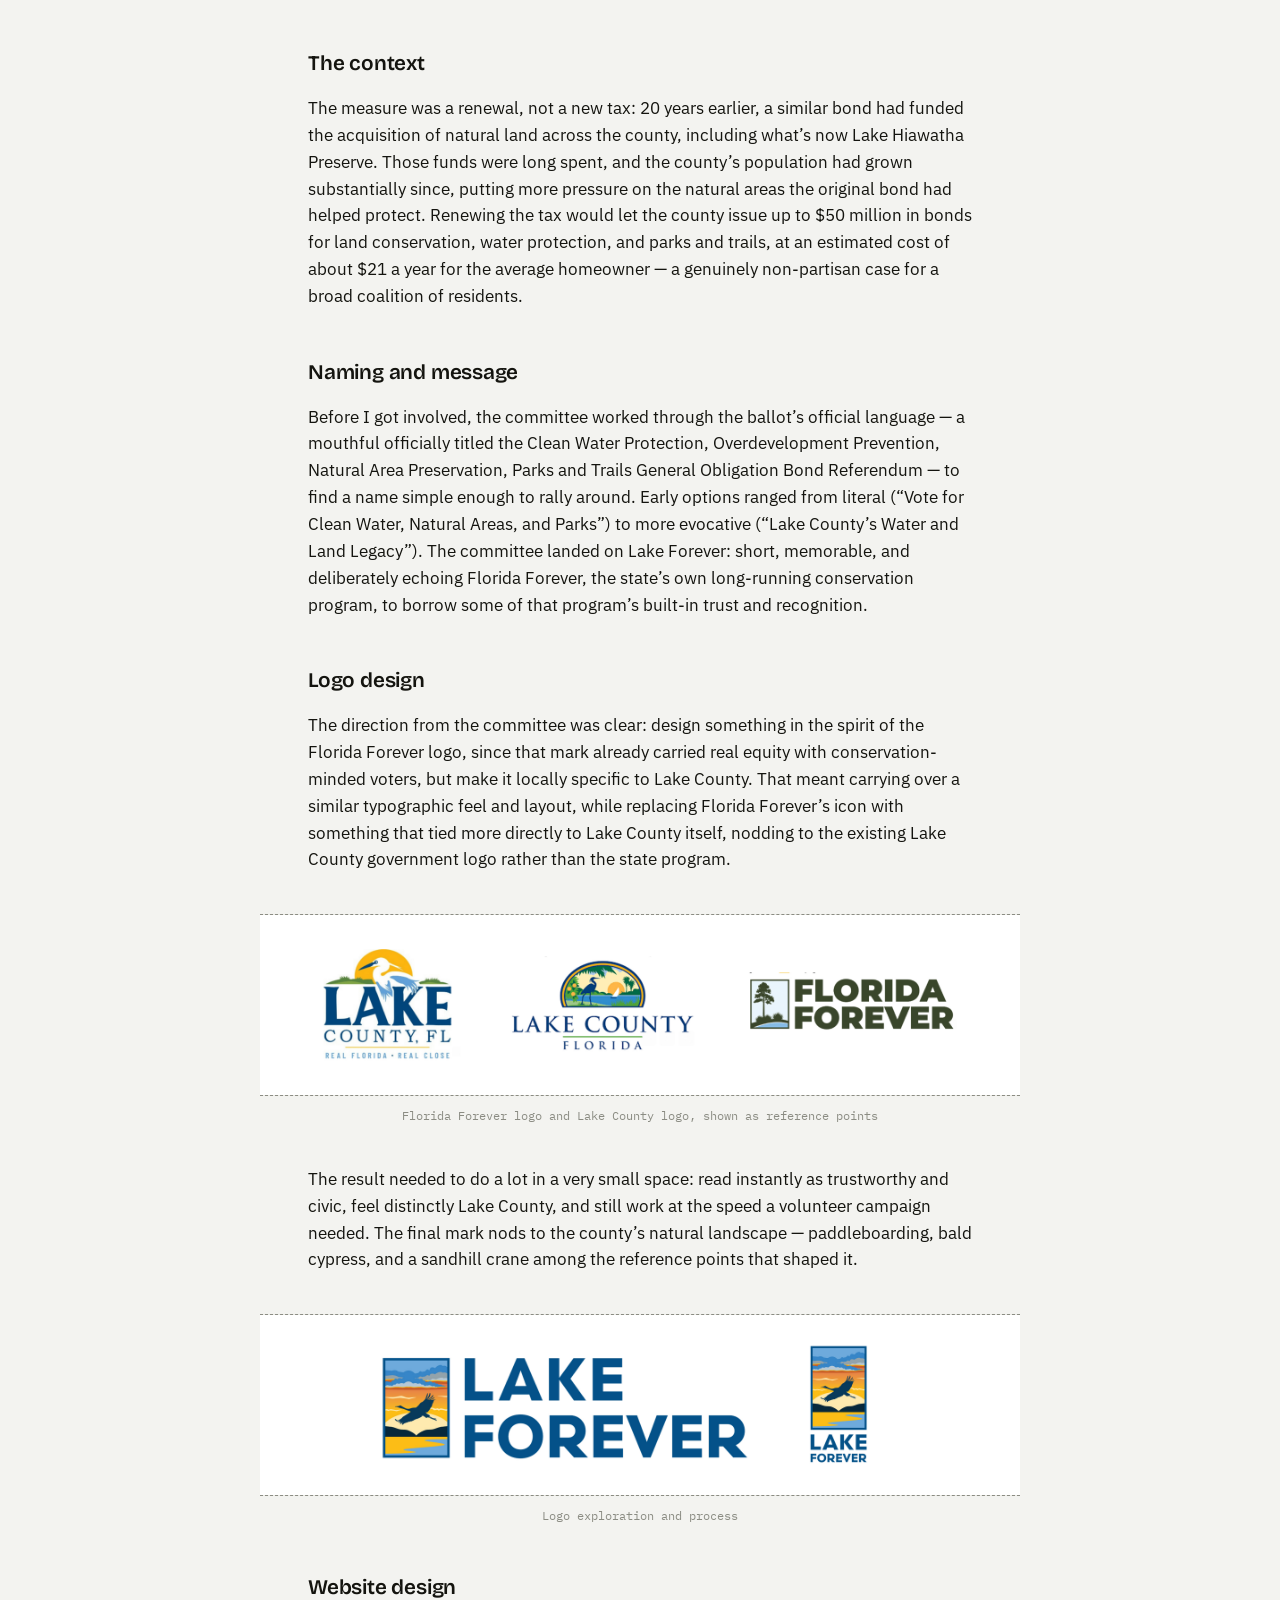
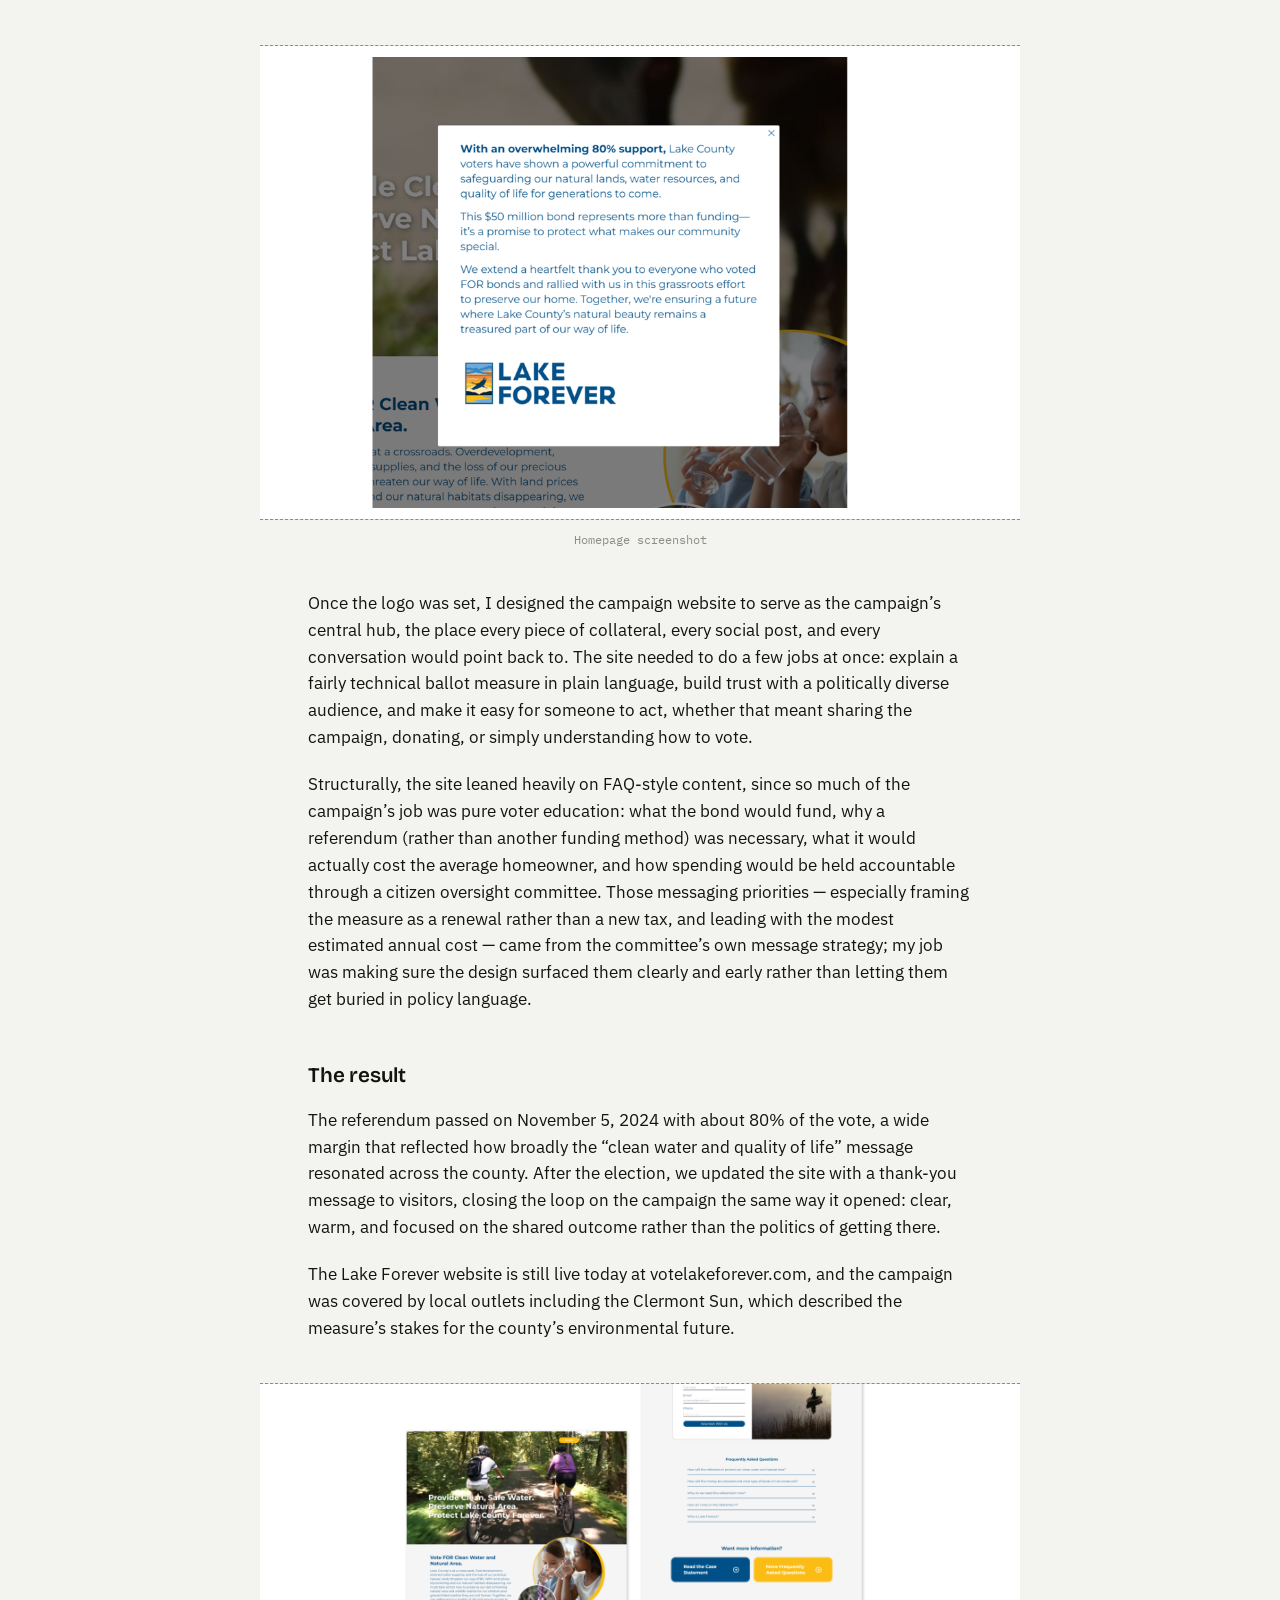
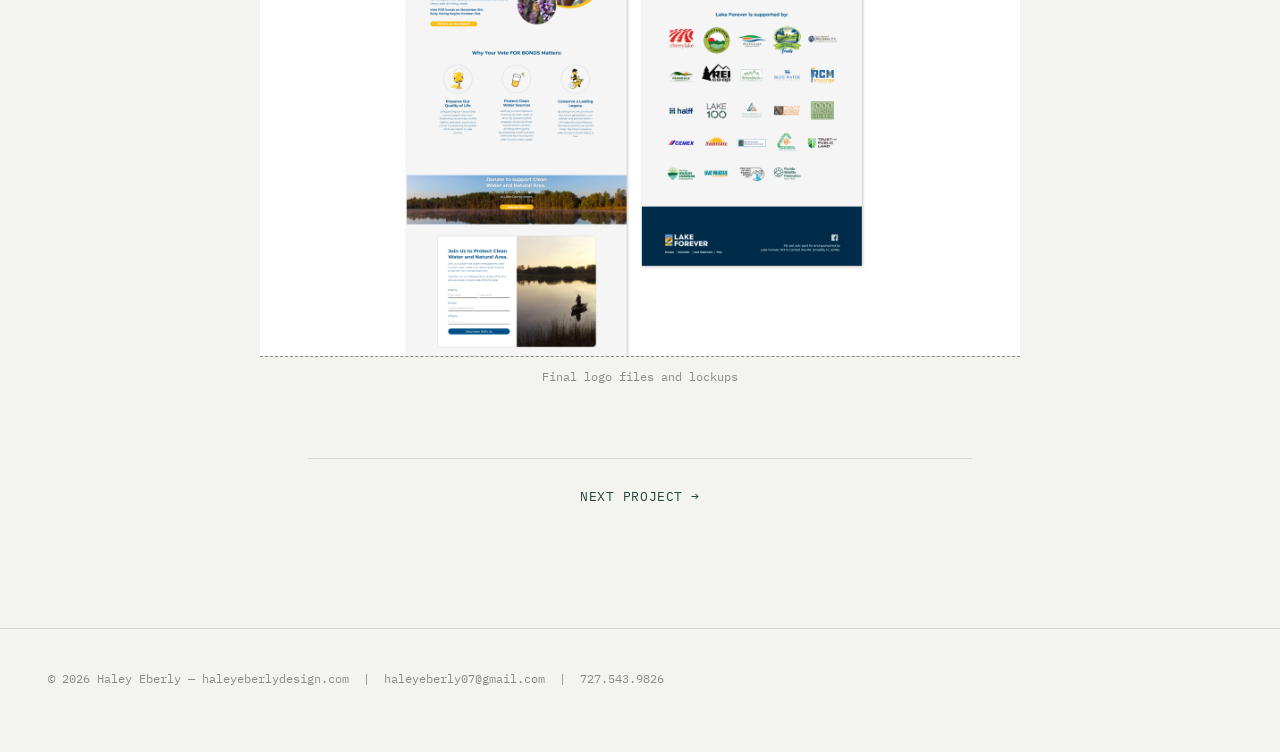
<file: case-study-3.html>
<!DOCTYPE html>
<html lang="en">
<head>
<meta charset="UTF-8">
<meta name="viewport" content="width=device-width, initial-scale=1.0">
<title>Lake Forever — Haley Eberly</title>
<link rel="preconnect" href="https://fonts.googleapis.com">
<link rel="preconnect" href="https://fonts.gstatic.com" crossorigin>
<link href="https://fonts.googleapis.com/css2?family=Bricolage+Grotesque:opsz,wght@12..96,500;12..96,600;12..96,700&family=IBM+Plex+Sans:wght@400;500&family=IBM+Plex+Mono:wght@400;500&display=swap" rel="stylesheet">
<link rel="stylesheet" href="style.css">
</head>
<body>

<nav class="site-nav">
  <a href="index.html" class="site-nav__name">Haley Eberly</a>
  <div class="site-nav__links">
    <a href="index.html">Work</a>
    <a href="resume.pdf" target="_blank" rel="noopener">Resume</a>
  </div>
</nav>

<main class="case-study">

  <p class="case-study__eyebrow">Case Study 03 / 04</p>
  <h1 class="case-study__title">Branding a Ballot Measure: Logo and Website Design for Lake Forever</h1>

  <div class="case-study__tags">
    <span class="tag">Logo Design</span>
    <span class="tag">Front-End Web Design</span>
  </div>

  <div class="brief-card">
    <p class="brief-card__label">In short</p>
    <dl>
      <dt>Problem</dt><dd>A grassroots committee had weeks to build voter awareness for a $50M conservation bond referendum across 290,000 Lake County voters, with no existing visual identity to build on.</dd>
      <dt>My Role</dt><dd>Logo and campaign website design, executing to a name, message, and creative direction set by the campaign committee.</dd>
      <dt>Outcome</dt><dd>The referendum passed with 80% of the vote. The identity gave a volunteer-run campaign a fast, credible, countywide presence in a matter of weeks. Site still live at votelakeforever.com.</dd>
    </dl>
  </div>

  <article class="case-study__body">
    <p>In fall 2024, Lake County, Florida was facing a ballot referendum to renew an expiring conservation tax that had funded major land acquisitions across the county for the past 20 years. A grassroots citizen committee formed to campaign for the measure under the name Lake Forever, working to reach 290,000 registered voters in a matter of weeks.</p>
    <p>I designed the logo and campaign website for the initiative, working from a name, message, and timeline set by the committee. With a hard November election deadline, the turnaround was fast, but the resulting identity gave a volunteer-run campaign a clear, credible presence countywide, well beyond the scope of a typical one-off project.</p>
    <figure class="case-study__figure">
      <div class="work-item__media">
        <img src="images/lake-forever-01.jpg" alt="Lake forever 01" loading="lazy">
      </div>
      <figcaption>Hero image — final logo or homepage screenshot</figcaption>
    </figure>
    <h2>The context</h2>
    <p>The measure was a renewal, not a new tax: 20 years earlier, a similar bond had funded the acquisition of natural land across the county, including what’s now Lake Hiawatha Preserve. Those funds were long spent, and the county’s population had grown substantially since, putting more pressure on the natural areas the original bond had helped protect. Renewing the tax would let the county issue up to $50 million in bonds for land conservation, water protection, and parks and trails, at an estimated cost of about $21 a year for the average homeowner — a genuinely non-partisan case for a broad coalition of residents.</p>
    <h2>Naming and message</h2>
    <p>Before I got involved, the committee worked through the ballot’s official language — a mouthful officially titled the Clean Water Protection, Overdevelopment Prevention, Natural Area Preservation, Parks and Trails General Obligation Bond Referendum — to find a name simple enough to rally around. Early options ranged from literal (“Vote for Clean Water, Natural Areas, and Parks”) to more evocative (“Lake County’s Water and Land Legacy”). The committee landed on Lake Forever: short, memorable, and deliberately echoing Florida Forever, the state’s own long-running conservation program, to borrow some of that program’s built-in trust and recognition.</p>
    <h2>Logo design</h2>
    <p>The direction from the committee was clear: design something in the spirit of the Florida Forever logo, since that mark already carried real equity with conservation-minded voters, but make it locally specific to Lake County. That meant carrying over a similar typographic feel and layout, while replacing Florida Forever’s icon with something that tied more directly to Lake County itself, nodding to the existing Lake County government logo rather than the state program.</p>
    <figure class="case-study__figure case-study__figure--banner">
      <div class="work-item__media">
        <img src="images/lake-forever-02.jpg" alt="Lake forever 02" loading="lazy">
      </div>
      <figcaption>Florida Forever logo and Lake County logo, shown as reference points</figcaption>
    </figure>
    <p>The result needed to do a lot in a very small space: read instantly as trustworthy and civic, feel distinctly Lake County, and still work at the speed a volunteer campaign needed. The final mark nods to the county’s natural landscape — paddleboarding, bald cypress, and a sandhill crane among the reference points that shaped it.</p>
     <figure class="case-study__figure case-study__figure--banner">
      <div class="work-item__media">
        <img src="images/lake-forever-03.jpg" alt="Lake forever 03" loading="lazy">
      </div>
      <figcaption>Logo exploration and process</figcaption>
    </figure>
    <h2>Website design</h2>
    <figure class="case-study__figure">
      <div class="work-item__media">
        <img src="images/lake-forever-05.jpg" alt="Lake forever 05" loading="lazy">
      </div>
      <figcaption>Homepage screenshot</figcaption>
    </figure>
    <p>Once the logo was set, I designed the campaign website to serve as the campaign’s central hub, the place every piece of collateral, every social post, and every conversation would point back to. The site needed to do a few jobs at once: explain a fairly technical ballot measure in plain language, build trust with a politically diverse audience, and make it easy for someone to act, whether that meant sharing the campaign, donating, or simply understanding how to vote.</p>
    <p>Structurally, the site leaned heavily on FAQ-style content, since so much of the campaign’s job was pure voter education: what the bond would fund, why a referendum (rather than another funding method) was necessary, what it would actually cost the average homeowner, and how spending would be held accountable through a citizen oversight committee. Those messaging priorities — especially framing the measure as a renewal rather than a new tax, and leading with the modest estimated annual cost — came from the committee’s own message strategy; my job was making sure the design surfaced them clearly and early rather than letting them get buried in policy language.</p>
    <h2>The result</h2>
    <p>The referendum passed on November 5, 2024 with about 80% of the vote, a wide margin that reflected how broadly the “clean water and quality of life” message resonated across the county. After the election, we updated the site with a thank-you message to visitors, closing the loop on the campaign the same way it opened: clear, warm, and focused on the shared outcome rather than the politics of getting there.</p>
    <p>The Lake Forever website is still live today at votelakeforever.com, and the campaign was covered by local outlets including the Clermont Sun, which described the measure’s stakes for the county’s environmental future.</p>
    <figure class="case-study__figure case-study__figure--banner">
      <div class="work-item__media">
        <img src="images/lake-forever-04.jpg" alt="Lake forever 04" loading="lazy">
      </div>
      <figcaption>Final logo files and lockups</figcaption>
    </figure>
  </article>

  <nav class="case-study__nav">
    <a href="case-study-4.html">Next project →</a>
  </nav>

</main>

<footer class="site-footer">
  © <span id="year"></span> Haley Eberly — haleyeberlydesign.com &nbsp;|&nbsp; haleyeberly07@gmail.com &nbsp;|&nbsp; 727.543.9826
</footer>

<script src="lightbox.js" defer></script>    
<script>
  document.getElementById('year').textContent = new Date().getFullYear();
</script>

</body>
</html>
</file>
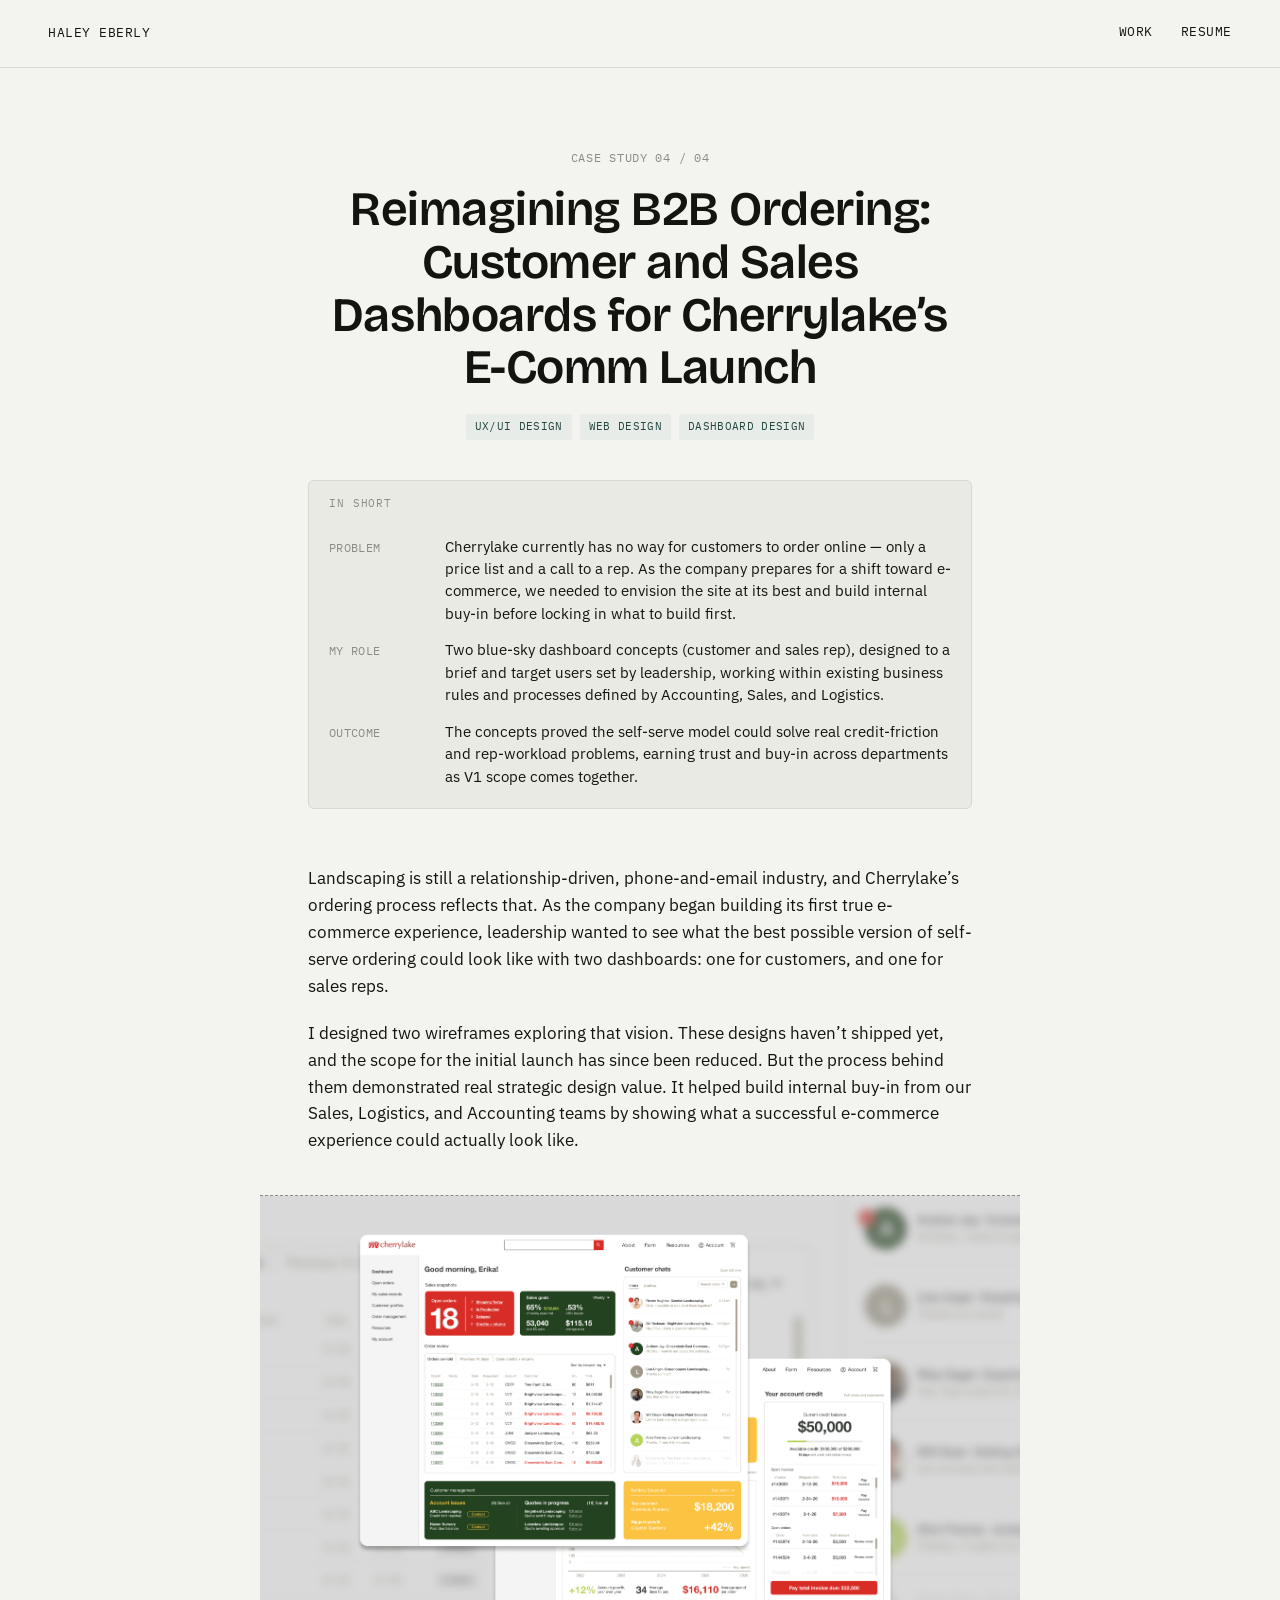
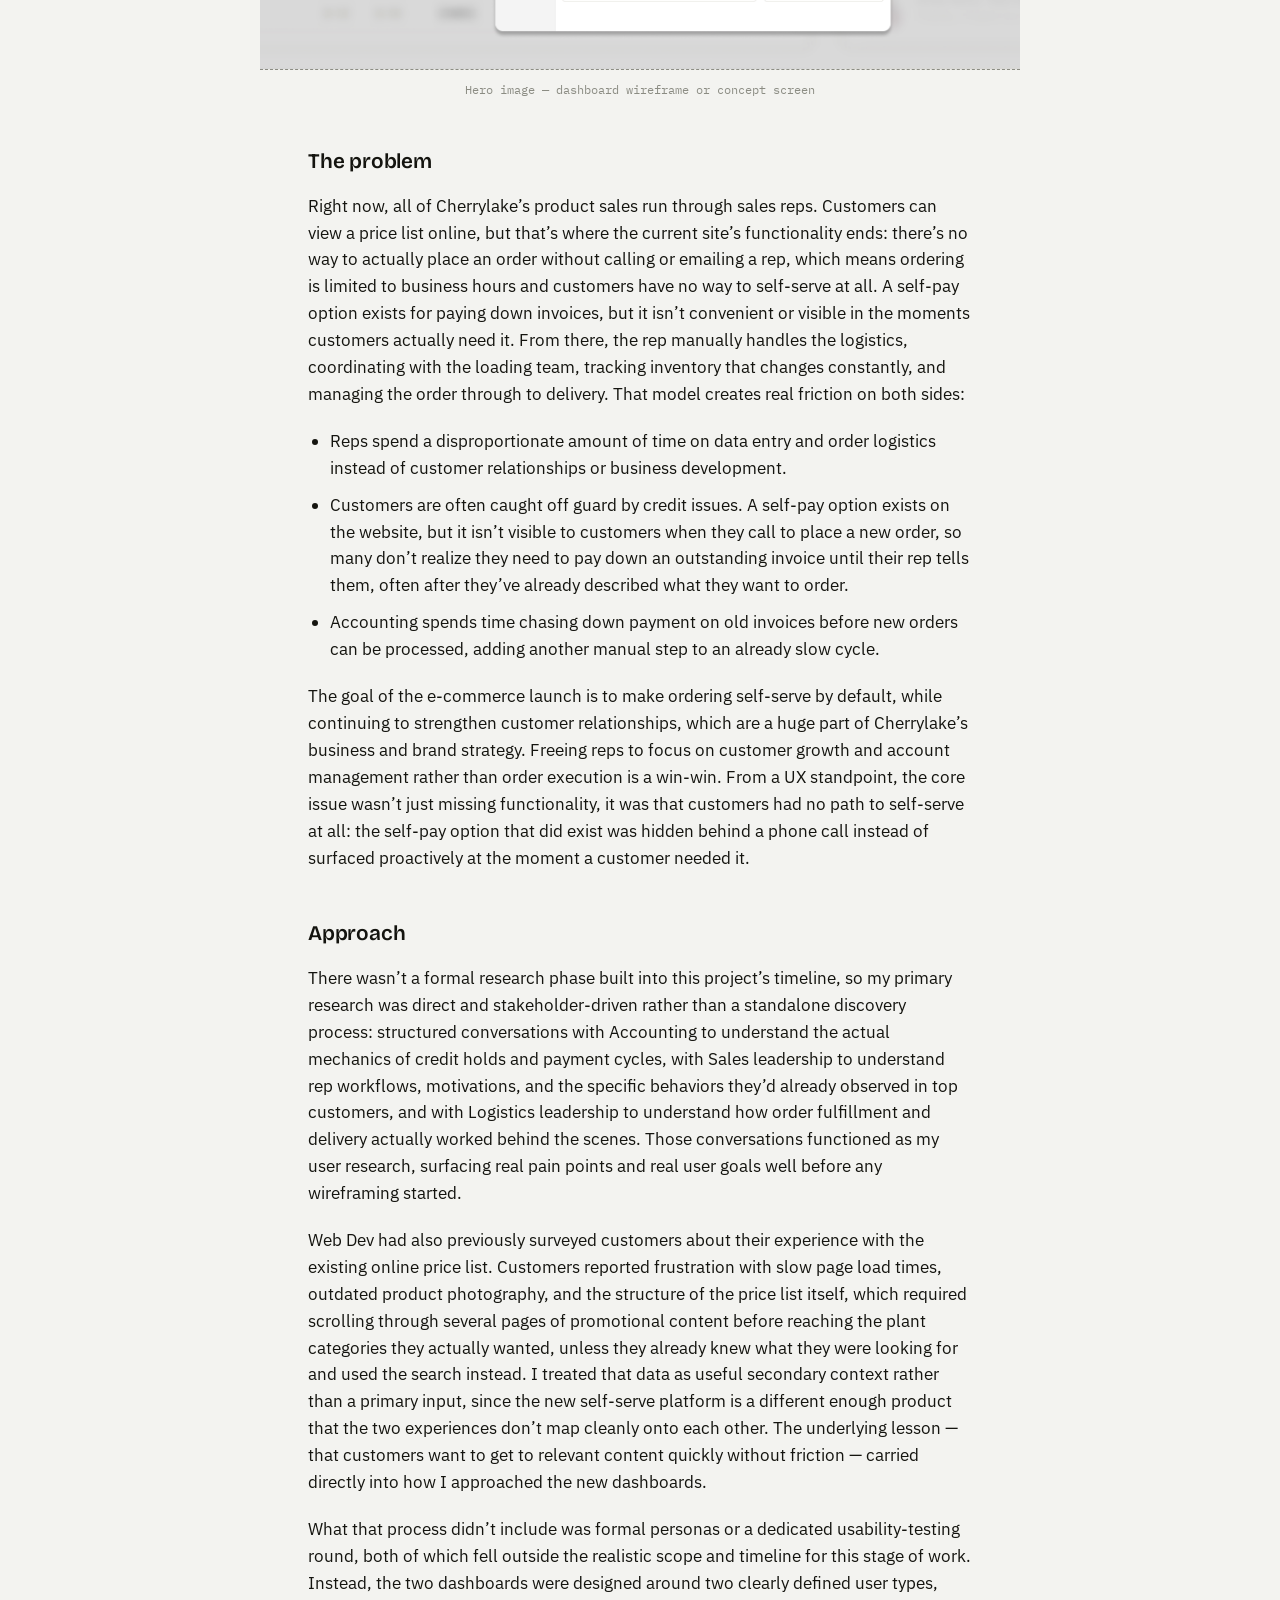
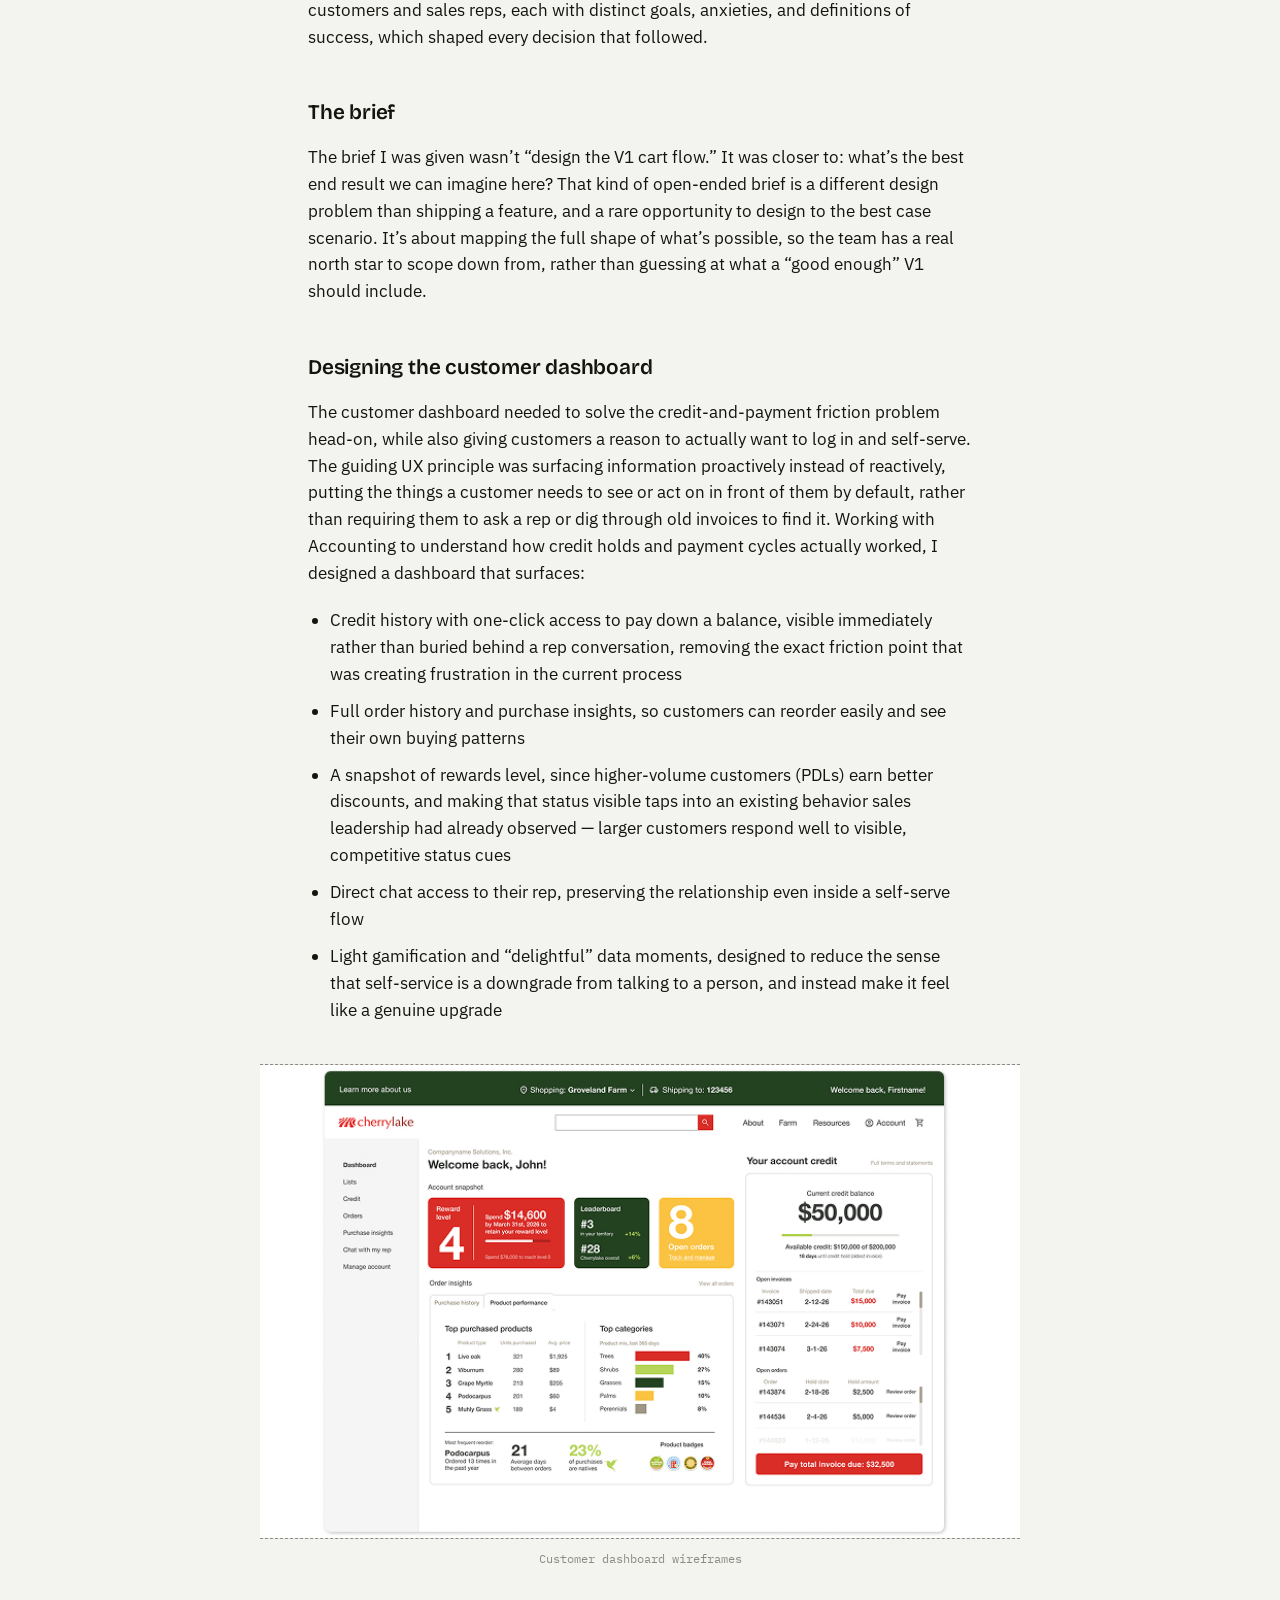
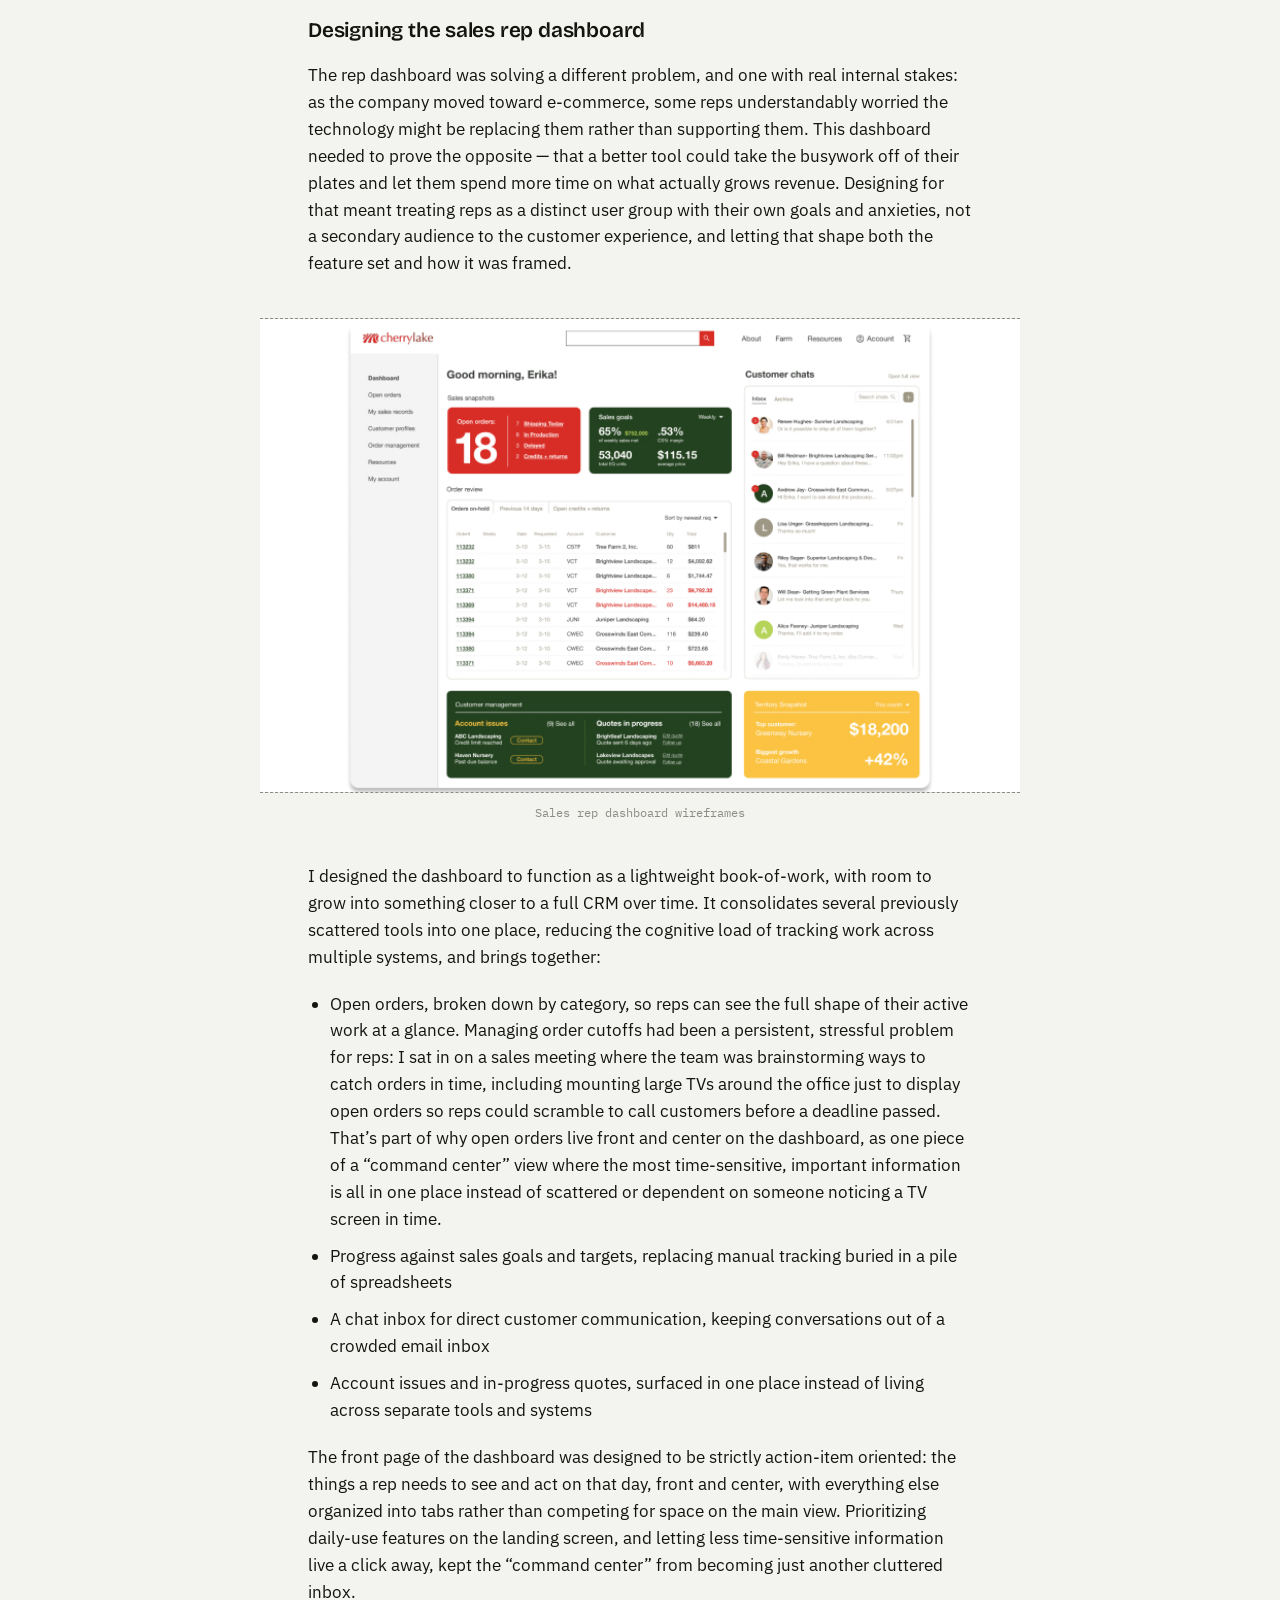
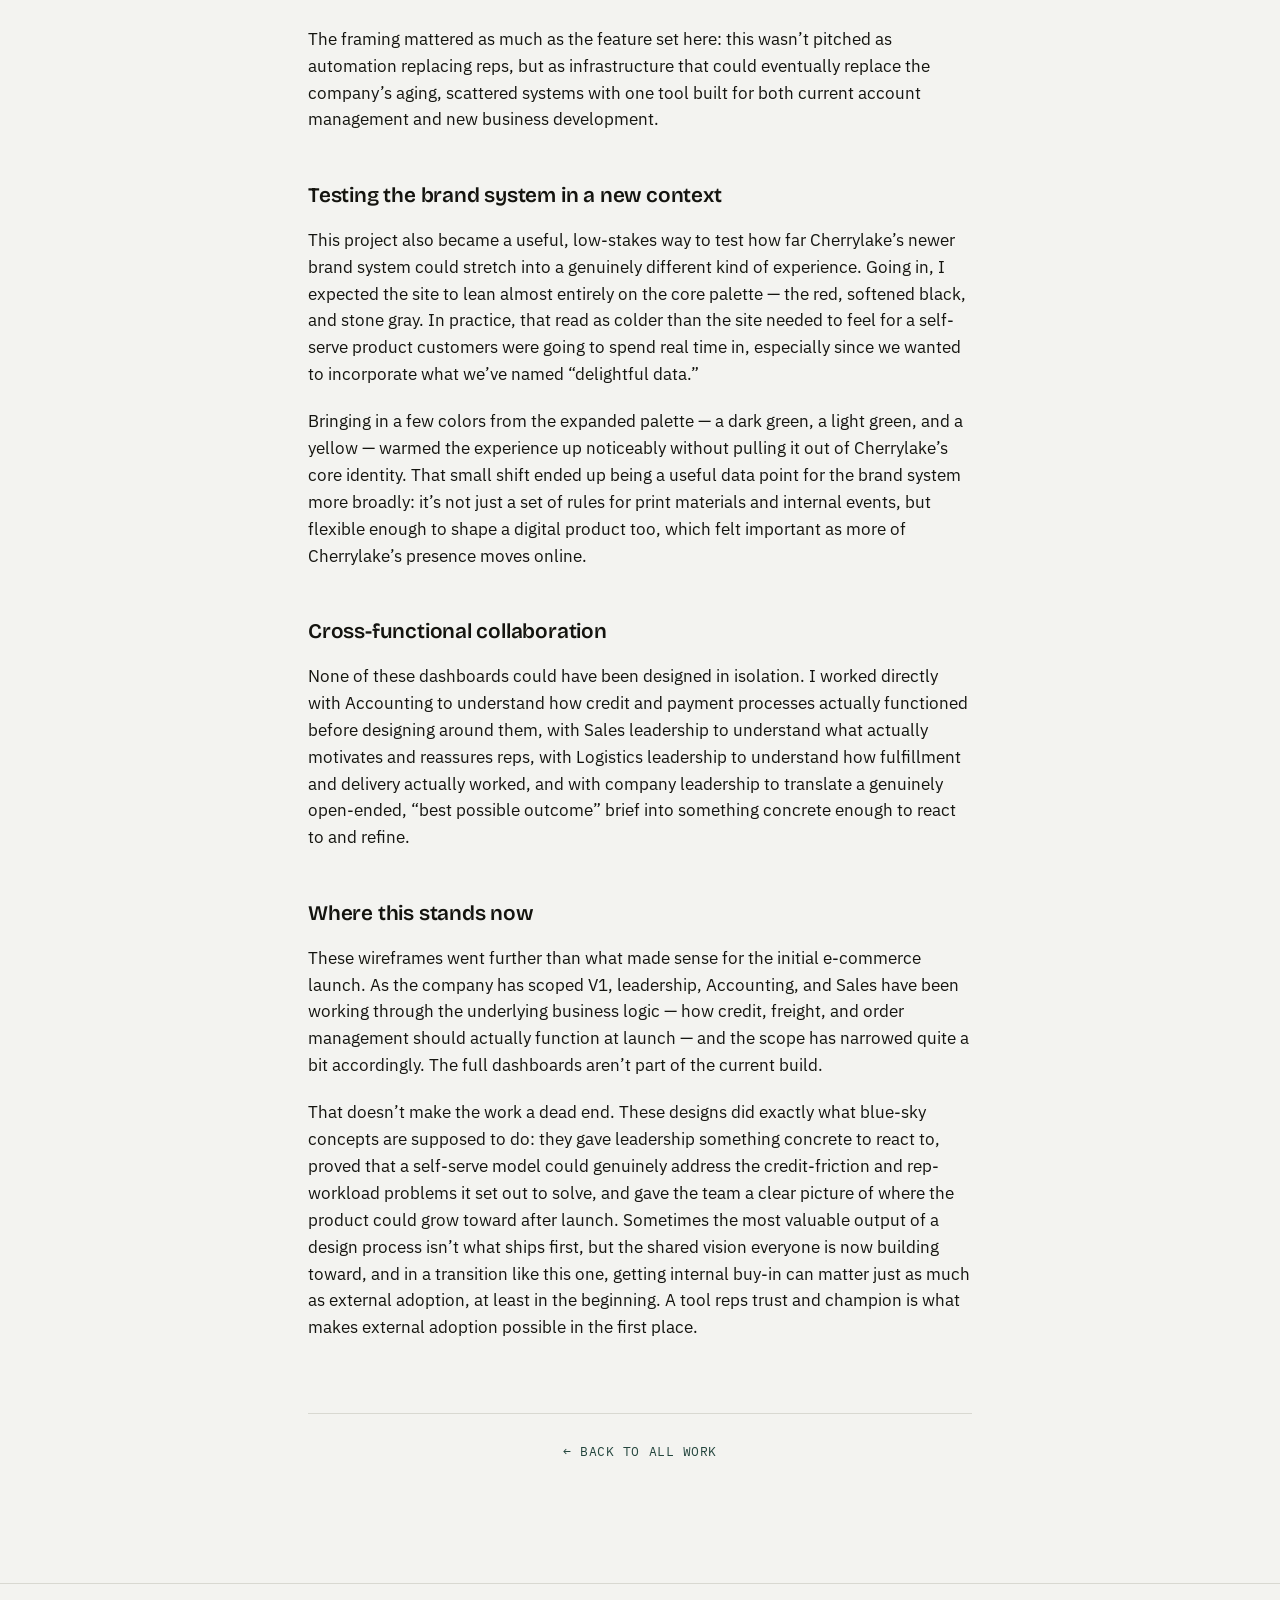
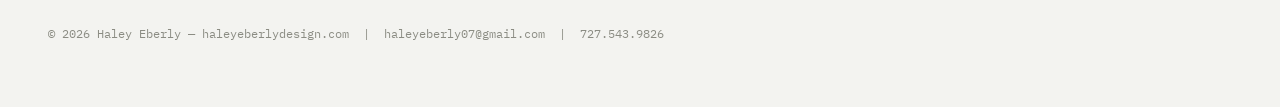
<file: case-study-4.html>
<!DOCTYPE html>
<html lang="en">
<head>
<meta charset="UTF-8">
<meta name="viewport" content="width=device-width, initial-scale=1.0">
<title>Cherrylake E-Comm Dashboards — Haley Eberly</title>
<link rel="preconnect" href="https://fonts.googleapis.com">
<link rel="preconnect" href="https://fonts.gstatic.com" crossorigin>
<link href="https://fonts.googleapis.com/css2?family=Bricolage+Grotesque:opsz,wght@12..96,500;12..96,600;12..96,700&family=IBM+Plex+Sans:wght@400;500&family=IBM+Plex+Mono:wght@400;500&display=swap" rel="stylesheet">
<link rel="stylesheet" href="style.css">
</head>
<body>

<nav class="site-nav">
  <a href="index.html" class="site-nav__name">Haley Eberly</a>
  <div class="site-nav__links">
    <a href="index.html">Work</a>
    <a href="resume.pdf" target="_blank" rel="noopener">Resume</a>
  </div>
</nav>

<main class="case-study">

  <p class="case-study__eyebrow">Case Study 04 / 04</p>
  <h1 class="case-study__title">Reimagining B2B Ordering: Customer and Sales Dashboards for Cherrylake’s E-Comm Launch</h1>

  <div class="case-study__tags">
    <span class="tag">UX/UI Design</span>
    <span class="tag">Web Design</span>
    <span class="tag">Dashboard Design</span>
  </div>

  <div class="brief-card">
    <p class="brief-card__label">In short</p>
    <dl>
      <dt>Problem</dt><dd>Cherrylake currently has no way for customers to order online — only a price list and a call to a rep. As the company prepares for a shift toward e-commerce, we needed to envision the site at its best and build internal buy-in before locking in what to build first.</dd>
      <dt>My Role</dt><dd>Two blue-sky dashboard concepts (customer and sales rep), designed to a brief and target users set by leadership, working within existing business rules and processes defined by Accounting, Sales, and Logistics.</dd>
      <dt>Outcome</dt><dd>The concepts proved the self-serve model could solve real credit-friction and rep-workload problems, earning trust and buy-in across departments as V1 scope comes together.</dd>
    </dl>
  </div>

  <article class="case-study__body">
    <p>Landscaping is still a relationship-driven, phone-and-email industry, and Cherrylake’s ordering process reflects that. As the company began building its first true e-commerce experience, leadership wanted to see what the best possible version of self-serve ordering could look like with two dashboards: one for customers, and one for sales reps.</p>
    <p>I designed two wireframes exploring that vision. These designs haven’t shipped yet, and the scope for the initial launch has since been reduced. But the process behind them demonstrated real strategic design value. It helped build internal buy-in from our Sales, Logistics, and Accounting teams by showing what a successful e-commerce experience could actually look like.</p>
    <figure class="case-study__figure">
      <div class="work-item__media">
        <img src="images/cherrylake-ecomm-dashboards-01.jpg" alt="Cherrylake ecomm dashboards 01" loading="lazy">
      </div>
      <figcaption>Hero image — dashboard wireframe or concept screen</figcaption>
    </figure>
    <h2>The problem</h2>
    <p>Right now, all of Cherrylake’s product sales run through sales reps. Customers can view a price list online, but that’s where the current site’s functionality ends: there’s no way to actually place an order without calling or emailing a rep, which means ordering is limited to business hours and customers have no way to self-serve at all. A self-pay option exists for paying down invoices, but it isn’t convenient or visible in the moments customers actually need it. From there, the rep manually handles the logistics, coordinating with the loading team, tracking inventory that changes constantly, and managing the order through to delivery. That model creates real friction on both sides:</p>
    <ul>
      <li>Reps spend a disproportionate amount of time on data entry and order logistics instead of customer relationships or business development.</li>
      <li>Customers are often caught off guard by credit issues. A self-pay option exists on the website, but it isn’t visible to customers when they call to place a new order, so many don’t realize they need to pay down an outstanding invoice until their rep tells them, often after they’ve already described what they want to order.</li>
      <li>Accounting spends time chasing down payment on old invoices before new orders can be processed, adding another manual step to an already slow cycle.</li>
    </ul>
    <p>The goal of the e-commerce launch is to make ordering self-serve by default, while continuing to strengthen customer relationships, which are a huge part of Cherrylake’s business and brand strategy. Freeing reps to focus on customer growth and account management rather than order execution is a win-win. From a UX standpoint, the core issue wasn’t just missing functionality, it was that customers had no path to self-serve at all: the self-pay option that did exist was hidden behind a phone call instead of surfaced proactively at the moment a customer needed it.</p>
    <h2>Approach</h2>
    <p>There wasn’t a formal research phase built into this project’s timeline, so my primary research was direct and stakeholder-driven rather than a standalone discovery process: structured conversations with Accounting to understand the actual mechanics of credit holds and payment cycles, with Sales leadership to understand rep workflows, motivations, and the specific behaviors they’d already observed in top customers, and with Logistics leadership to understand how order fulfillment and delivery actually worked behind the scenes. Those conversations functioned as my user research, surfacing real pain points and real user goals well before any wireframing started.</p>
    <p>Web Dev had also previously surveyed customers about their experience with the existing online price list. Customers reported frustration with slow page load times, outdated product photography, and the structure of the price list itself, which required scrolling through several pages of promotional content before reaching the plant categories they actually wanted, unless they already knew what they were looking for and used the search instead. I treated that data as useful secondary context rather than a primary input, since the new self-serve platform is a different enough product that the two experiences don’t map cleanly onto each other. The underlying lesson — that customers want to get to relevant content quickly without friction — carried directly into how I approached the new dashboards.</p>
    <p>What that process didn’t include was formal personas or a dedicated usability-testing round, both of which fell outside the realistic scope and timeline for this stage of work. Instead, the two dashboards were designed around two clearly defined user types, customers and sales reps, each with distinct goals, anxieties, and definitions of success, which shaped every decision that followed.</p>
    <h2>The brief</h2>
    <p>The brief I was given wasn’t “design the V1 cart flow.” It was closer to: what’s the best end result we can imagine here? That kind of open-ended brief is a different design problem than shipping a feature, and a rare opportunity to design to the best case scenario. It’s about mapping the full shape of what’s possible, so the team has a real north star to scope down from, rather than guessing at what a “good enough” V1 should include.</p>
    <h2>Designing the customer dashboard</h2>
    <p>The customer dashboard needed to solve the credit-and-payment friction problem head-on, while also giving customers a reason to actually want to log in and self-serve. The guiding UX principle was surfacing information proactively instead of reactively, putting the things a customer needs to see or act on in front of them by default, rather than requiring them to ask a rep or dig through old invoices to find it. Working with Accounting to understand how credit holds and payment cycles actually worked, I designed a dashboard that surfaces:</p>
    <ul>
      <li>Credit history with one-click access to pay down a balance, visible immediately rather than buried behind a rep conversation, removing the exact friction point that was creating frustration in the current process</li>
      <li>Full order history and purchase insights, so customers can reorder easily and see their own buying patterns</li>
      <li>A snapshot of rewards level, since higher-volume customers (PDLs) earn better discounts, and making that status visible taps into an existing behavior sales leadership had already observed — larger customers respond well to visible, competitive status cues</li>
      <li>Direct chat access to their rep, preserving the relationship even inside a self-serve flow</li>
      <li>Light gamification and “delightful” data moments, designed to reduce the sense that self-service is a downgrade from talking to a person, and instead make it feel like a genuine upgrade</li>
    </ul>
    <figure class="case-study__figure">
      <div class="work-item__media">
        <img src="images/cherrylake-ecomm-dashboards-02.jpg" alt="Cherrylake ecomm dashboards 02" loading="lazy">
      </div>
      <figcaption>Customer dashboard wireframes</figcaption>
    </figure>
    <h2>Designing the sales rep dashboard</h2>
    <p>The rep dashboard was solving a different problem, and one with real internal stakes: as the company moved toward e-commerce, some reps understandably worried the technology might be replacing them rather than supporting them. This dashboard needed to prove the opposite — that a better tool could take the busywork off of their plates and let them spend more time on what actually grows revenue. Designing for that meant treating reps as a distinct user group with their own goals and anxieties, not a secondary audience to the customer experience, and letting that shape both the feature set and how it was framed.</p>
    <figure class="case-study__figure">
      <div class="work-item__media">
        <img src="images/cherrylake-ecomm-dashboards-03.jpg" alt="Cherrylake ecomm dashboards 03" loading="lazy">
      </div>
      <figcaption>Sales rep dashboard wireframes</figcaption>
    </figure>
    <p>I designed the dashboard to function as a lightweight book-of-work, with room to grow into something closer to a full CRM over time. It consolidates several previously scattered tools into one place, reducing the cognitive load of tracking work across multiple systems, and brings together:</p>
    <ul>
      <li>Open orders, broken down by category, so reps can see the full shape of their active work at a glance. Managing order cutoffs had been a persistent, stressful problem for reps: I sat in on a sales meeting where the team was brainstorming ways to catch orders in time, including mounting large TVs around the office just to display open orders so reps could scramble to call customers before a deadline passed. That’s part of why open orders live front and center on the dashboard, as one piece of a “command center” view where the most time-sensitive, important information is all in one place instead of scattered or dependent on someone noticing a TV screen in time.</li>
      <li>Progress against sales goals and targets, replacing manual tracking buried in a pile of spreadsheets</li>
      <li>A chat inbox for direct customer communication, keeping conversations out of a crowded email inbox</li>
      <li>Account issues and in-progress quotes, surfaced in one place instead of living across separate tools and systems</li>
    </ul>
    <p>The front page of the dashboard was designed to be strictly action-item oriented: the things a rep needs to see and act on that day, front and center, with everything else organized into tabs rather than competing for space on the main view. Prioritizing daily-use features on the landing screen, and letting less time-sensitive information live a click away, kept the “command center” from becoming just another cluttered inbox.</p>
    <p>The framing mattered as much as the feature set here: this wasn’t pitched as automation replacing reps, but as infrastructure that could eventually replace the company’s aging, scattered systems with one tool built for both current account management and new business development.</p>
    <h2>Testing the brand system in a new context</h2>
    <p>This project also became a useful, low-stakes way to test how far Cherrylake’s newer brand system could stretch into a genuinely different kind of experience. Going in, I expected the site to lean almost entirely on the core palette — the red, softened black, and stone gray. In practice, that read as colder than the site needed to feel for a self-serve product customers were going to spend real time in, especially since we wanted to incorporate what we’ve named “delightful data.”</p>
    <p>Bringing in a few colors from the expanded palette — a dark green, a light green, and a yellow — warmed the experience up noticeably without pulling it out of Cherrylake’s core identity. That small shift ended up being a useful data point for the brand system more broadly: it’s not just a set of rules for print materials and internal events, but flexible enough to shape a digital product too, which felt important as more of Cherrylake’s presence moves online.</p>
    <h2>Cross-functional collaboration</h2>
    <p>None of these dashboards could have been designed in isolation. I worked directly with Accounting to understand how credit and payment processes actually functioned before designing around them, with Sales leadership to understand what actually motivates and reassures reps, with Logistics leadership to understand how fulfillment and delivery actually worked, and with company leadership to translate a genuinely open-ended, “best possible outcome” brief into something concrete enough to react to and refine.</p>
    <h2>Where this stands now</h2>
    <p>These wireframes went further than what made sense for the initial e-commerce launch. As the company has scoped V1, leadership, Accounting, and Sales have been working through the underlying business logic — how credit, freight, and order management should actually function at launch — and the scope has narrowed quite a bit accordingly. The full dashboards aren’t part of the current build.</p>
    <p>That doesn’t make the work a dead end. These designs did exactly what blue-sky concepts are supposed to do: they gave leadership something concrete to react to, proved that a self-serve model could genuinely address the credit-friction and rep-workload problems it set out to solve, and gave the team a clear picture of where the product could grow toward after launch. Sometimes the most valuable output of a design process isn’t what ships first, but the shared vision everyone is now building toward, and in a transition like this one, getting internal buy-in can matter just as much as external adoption, at least in the beginning. A tool reps trust and champion is what makes external adoption possible in the first place.</p>
  </article>

  <nav class="case-study__nav">
    <a href="index.html">← Back to all work</a>
  </nav>

</main>

<footer class="site-footer">
  © <span id="year"></span> Haley Eberly — haleyeberlydesign.com &nbsp;|&nbsp; haleyeberly07@gmail.com &nbsp;|&nbsp; 727.543.9826
</footer>

<script src="lightbox.js" defer></script>  
<script>
  document.getElementById('year').textContent = new Date().getFullYear();
</script>

</body>
</html>
</file>
<file: style.css>
/* =========================================================
   Design tokens
   ========================================================= */
:root {
  --bg: #f3f3f0;
  --bg-raised: #eaeae5;
  --ink: #14140f;
  --ink-soft: #55564f;
  --ink-faint: #8b8c83;
  --line: #d8d8d1;
  --accent: #23453d;
  --accent-tint: #e7ece9;

  --font-display: "Bricolage Grotesque", sans-serif;
  --font-body: "IBM Plex Sans", sans-serif;
  --font-mono: "IBM Plex Mono", monospace;

  --measure: clamp(760px, 58vw, 1040px);
  --gutter: clamp(20px, 4vw, 48px);
  --prose-width: clamp(1080px, 45vw, 1200px);
}

/* =========================================================
   Reset / base
   ========================================================= */
* { box-sizing: border-box; }
html { -webkit-text-size-adjust: 100%; }

body {
  margin: 0;
  background: var(--bg);
  color: var(--ink);
  font-family: var(--font-body);
  font-size: 17px;
  line-height: 1.6;
  -webkit-font-smoothing: antialiased;
}

img { max-width: 100%; display: block; }

a {
  color: inherit;
  text-decoration: none;
}

h1, h2, h3 {
  font-family: var(--font-display);
  margin: 0;
  letter-spacing: -0.01em;
}

p { margin: 0 0 1.2em; }

::selection { background: var(--accent); color: var(--bg); }

:focus-visible {
  outline: 2px solid var(--accent);
  outline-offset: 3px;
}

@media (prefers-reduced-motion: reduce) {
  *, *::before, *::after {
    animation-duration: 0.001ms !important;
    transition-duration: 0.001ms !important;
  }
}

/* =========================================================
   Nav
   ========================================================= */
.site-nav {
  position: sticky;
  top: 0;
  z-index: 20;
  display: flex;
  align-items: center;
  justify-content: space-between;
  padding: 22px var(--gutter);
  background: color-mix(in srgb, var(--bg) 88%, transparent);
  backdrop-filter: blur(6px);
  border-bottom: 1px solid var(--line);
}

.site-nav__name {
  font-family: var(--font-mono);
  font-size: 13px;
  letter-spacing: 0.04em;
  text-transform: uppercase;
}

.site-nav__links {
  display: flex;
  gap: 28px;
  font-family: var(--font-mono);
  font-size: 13px;
  letter-spacing: 0.04em;
  text-transform: uppercase;
}

.site-nav__links a {
  position: relative;
  padding-bottom: 2px;
}

.site-nav__links a::after {
  content: "";
  position: absolute;
  left: 0; right: 0; bottom: -2px;
  height: 1px;
  background: var(--accent);
  transform: scaleX(0);
  transform-origin: left;
  transition: transform 0.25s ease;
}

.site-nav__links a:hover::after,
.site-nav__links a:focus-visible::after {
  transform: scaleX(1);
}

/* =========================================================
   Home / hero
   ========================================================= */
.hero {
  padding: clamp(48px, 10vw, 96px) var(--gutter) clamp(32px, 6vw, 56px);
  max-width: 900px;
  margin: 0 auto;
  text-align: center;

}

.hero h1 {
  font-size: clamp(2.4rem, 6vw, 4.2rem);
  font-weight: 600;
  line-height: 1.05;
}

.hero p {
  margin-top: 18px;
  margin-left: auto;
  margin-right: auto;
  max-width: 46ch;
  color: var(--ink-soft);
  font-size: 1.05rem;

}

/* =========================================================
   Work list (alternating covers)
   ========================================================= */
.work-list {
  display: flex;
  flex-direction: column;
}

.work-item {
  display: grid;
  grid-template-columns: 1fr 1fr;
  align-items: center;
  gap: clamp(24px, 4vw, 56px);
  padding: clamp(32px, 6vw, 64px) var(--gutter);
  border-top: 1px solid var(--line);
  text-decoration: none;
  color: inherit;
}

.work-item:last-child { border-bottom: 1px solid var(--line); }

.work-item:nth-child(even) .work-item__media { order: 2; }
.work-item:nth-child(even) .work-item__body { order: 1; }

.work-item__media {
  aspect-ratio: 4 / 3;
  background: var(--bg-raised);
  border: 1px dashed var(--ink-faint);
  display: flex;
  align-items: center;
  justify-content: center;
  overflow: hidden;
  transition: transform 0.4s ease;
}

.work-item__media img { width: 100%; height: 100%; object-fit: cover; }

.work-item__placeholder {
  font-family: var(--font-mono);
  font-size: 12px;
  color: var(--ink-faint);
  text-align: center;
  padding: 12px;
}

.work-item:hover .work-item__media { transform: scale(1.015); }

.work-item__index {
  font-family: var(--font-mono);
  font-size: 12px;
  color: var(--ink-faint);
  margin-bottom: 10px;
  display: block;
}

.work-item__title {
  font-size: clamp(1.5rem, 3vw, 2.1rem);
  font-weight: 600;
}

.work-item__tags {
  margin-top: 14px;
  display: flex;
  flex-wrap: wrap;
  gap: 8px;
}

.tag {
  font-family: var(--font-mono);
  font-size: 11px;
  letter-spacing: 0.03em;
  text-transform: uppercase;
  color: var(--accent);
  background: var(--accent-tint);
  border-radius: 3px;
  padding: 4px 9px;
}

@media (max-width: 720px) {
  .work-item { grid-template-columns: 1fr; }
  .work-item:nth-child(even) .work-item__media,
  .work-item:nth-child(even) .work-item__body { order: initial; }
}

/* =========================================================
   Footer
   ========================================================= */
.site-footer {
  padding: 40px var(--gutter) 64px;
  font-family: var(--font-mono);
  font-size: 12px;
  color: var(--ink-faint);
  border-top: 1px solid var(--line);
}

/* =========================================================
   Case study page
   ========================================================= */
.case-study {
  max-width: var(--measure);
  margin: 0 auto;
  padding: clamp(48px, 8vw, 80px) var(--gutter) clamp(64px, 10vw, 120px);
  text-align: center;
}

.case-study__eyebrow {
  font-family: var(--font-mono);
  font-size: 12px;
  letter-spacing: 0.06em;
  text-transform: uppercase;
  color: var(--ink-faint);
  margin-bottom: 16px;
}

.case-study__title {
  font-size: clamp(2rem, 5vw, 3rem);
  font-weight: 600;
  line-height: 1.1;
}

.case-study__tags {
  margin-top: 20px;
  display: flex;
  flex-wrap: wrap;
  justify-content: center;
  gap: 8px;
}

/* In short card */
.brief-card {
  margin: 40px auto 0;
  max-width: var(--prose-width);
  border: 1px solid var(--line);
  border-radius: 6px;
  background: var(--bg-raised);
  text-align: left;
  overflow: hidden;
}

.brief-card__label {
  font-family: var(--font-mono);
  font-size: 11px;
  letter-spacing: 0.08em;
  text-transform: uppercase;
  color: var(--ink-faint);
  padding: 14px 20px 0;
}

.brief-card dl {
  margin: 0;
  padding: 10px 20px 20px;
  display: grid;
  grid-template-columns: 100px 1fr;
  row-gap: 14px;
  column-gap: 16px;
}

.brief-card dt {
  font-family: var(--font-mono);
  font-size: 12px;
  color: var(--ink-faint);
  text-transform: uppercase;
  letter-spacing: 0.03em;
  padding-top: 2px;
}

.brief-card dd {
  margin: 0;
  font-size: 14.5px;
  line-height: 1.55;
}

@media (max-width: 560px) {
  .brief-card dl {
    grid-template-columns: 1fr;
    row-gap: 4px;
  }
  .brief-card dt { margin-top: 10px; }
}

/* Body content */
.case-study__body {
  margin-top: 56px;
  text-align: left;
}

.case-study__body p {
  font-size: 1.05rem;
  color: var(--ink);
  max-width: var(--prose-width);
}

.case-study__body h2 {
  font-size: 1.3rem;
  font-weight: 600;
  margin: 2.2em 0 0.7em;
}

.case-study__body ul {
  margin: 0 0 1.2em;
  padding-left: 1.3em;
}

.case-study__body li {
  margin-bottom: 0.6em;
  font-size: 1.05rem;
}

.case-study__body strong {
  font-weight: 600;
}

.case-study__figure {
  margin: 2.4em calc(var(--gutter) * -1);
}

.case-study__figure .work-item__media {
  aspect-ratio: 16 / 10;
  border-left: none;
  border-right: none;
  border-radius: 0;
}

/* Banner-style figures: show full image, no forced aspect-ratio crop */
.case-study__figure--banner .work-item__media {
  aspect-ratio: auto;
}

.case-study__figure--banner .work-item__media img {
  height: auto;
  object-fit: unset;
}

.case-study__figure figcaption {
  margin-top: 10px;
  padding: 0 var(--gutter);
  font-family: var(--font-mono);
  font-size: 12px;
  color: var(--ink-faint);
  text-align: center;
}

.case-study__nav {
  margin-top: 72px;
  padding-top: 28px;
  border-top: 1px solid var(--line);
  display: flex;
  justify-content: center;
}

.case-study__nav a {
  font-family: var(--font-mono);
  font-size: 13px;
  text-transform: uppercase;
  letter-spacing: 0.04em;
  color: var(--accent);
}

.case-study__nav a:hover { text-decoration: underline; }

/* =========================================================
   Lightbox
   ========================================================= */
.case-study__figure img { cursor: zoom-in; }
 
.lightbox {
  position: fixed;
  inset: 0;
  z-index: 100;
  display: flex;
  align-items: center;
  justify-content: center;
  padding: clamp(20px, 6vw, 64px);
  background: color-mix(in srgb, var(--ink) 92%, transparent);
  opacity: 0;
  visibility: hidden;
  transition: opacity 0.25s ease;
}
 
.lightbox.is-open {
  opacity: 1;
  visibility: visible;
}
 
.lightbox img {
  max-width: 100%;
  max-height: 100%;
  width: auto;
  height: auto;
  border-radius: 4px;
  box-shadow: 0 24px 64px rgba(0, 0, 0, 0.45);
  cursor: default;
}
 
.lightbox__close {
  position: absolute;
  top: clamp(14px, 3vw, 28px);
  right: clamp(14px, 3vw, 28px);
  width: 40px;
  height: 40px;
  border: none;
  border-radius: 50%;
  background: var(--bg);
  color: var(--ink);
  font-family: var(--font-mono);
  font-size: 20px;
  line-height: 1;
  cursor: pointer;
  display: flex;
  align-items: center;
  justify-content: center;
}
 
.lightbox__close:hover { background: var(--bg-raised); }
</file>
